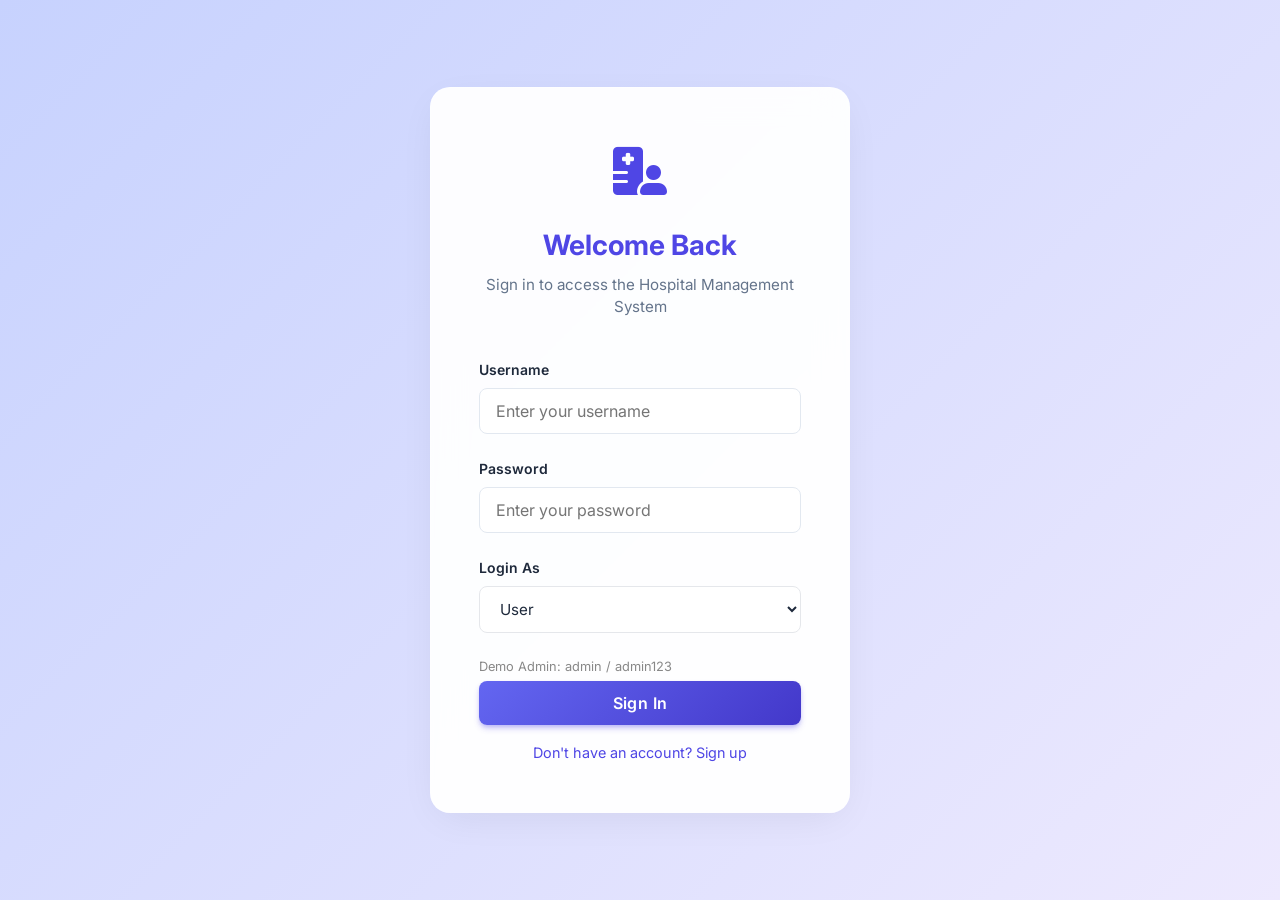
<file: index.html>
<!DOCTYPE html>
<html lang="en">

<head>
    <meta charset="UTF-8">
    <meta name="viewport" content="width=device-width, initial-scale=1.0">
    <title>Login - Modern HMS</title>
    <link href="https://fonts.googleapis.com/css2?family=Inter:wght@400;500;600;700&display=swap" rel="stylesheet">
    <link rel="stylesheet" href="https://cdnjs.cloudflare.com/ajax/libs/font-awesome/6.0.0/css/all.min.css">
    <link rel="stylesheet" href="css/style.css">
</head>

<body>
    <div class="auth-container">
        <div class="auth-card">
            <div style="font-size: 3rem; color: var(--primary-color); margin-bottom: 1rem;">
                <i class="fas fa-hospital-user"></i>
            </div>
            <h1>Welcome Back</h1>
            <p>Sign in to access the Hospital Management System</p>
            <form id="loginForm">
                <div class="form-group">
                    <label for="username">Username</label>
                    <input type="text" id="username" placeholder="Enter your username" required>
                </div>
                <div class="form-group">
                    <label for="password">Password</label>
                    <input type="password" id="password" placeholder="Enter your password" required>
                </div>
                <div class="form-group">
                    <label for="login_role">Login As</label>
                    <select id="login_role" style="width: 100%; padding: 0.75rem 1rem; border: 1px solid #e5e7eb; border-radius: 8px; font-family: 'Inter', sans-serif; font-size: 0.95rem; outline: none; background: white;">
                        <option value="user">User</option>
                        <option value="admin">Admin</option>
                    </select>
                </div>
                <!-- Adding a note for the demo -->
                <p style="font-size: 0.8rem; color: #888; text-align: left; margin-bottom: 5px;">Demo Admin: admin /
                    admin123</p>
                <button type="submit" class="btn btn-primary" style="width: 100%;">Sign In</button>
                <div style="text-align: center; margin-top: 15px;">
                    <a href="signup.html" style="font-size: 0.9rem; color: var(--primary-color); text-decoration: none;">Don't have an account? Sign up</a>
                </div>
            </form>

            <div id="authError"
                style="color: var(--danger-color); margin-top: 1rem; font-size: 0.875rem; display: none;"></div>
        </div>
    </div>

    <script src="js/api.js"></script>
    <script>
        // Check if already logged in
        api.checkAuth().then(res => {
            if (res.status === 'success') {
                if (res.user && res.user.role === 'admin') {
                    window.location.href = 'admin_dashboard.html';
                } else {
                    window.location.href = 'dashboard.html';
                }
            }
        });

        const loginForm = document.getElementById('loginForm');
        const errorDiv = document.getElementById('authError');

        loginForm.addEventListener('submit', async (e) => {
            e.preventDefault();
            const username = document.getElementById('username').value;
            const password = document.getElementById('password').value;
            const selectedRole = document.getElementById('login_role').value;

            try {
                const res = await api.login(username, password);
                if (res.status === 'success') {
                    if (selectedRole === 'admin' && res.role !== 'admin') {
                        errorDiv.textContent = 'Access denied. Administrator privileges required.';
                        errorDiv.style.display = 'block';
                        return;
                    }
                    
                    if (selectedRole === 'admin') {
                        window.location.href = 'admin_dashboard.html';
                    } else {
                        window.location.href = 'dashboard.html';
                    }
                } else {
                    errorDiv.textContent = res.message;
                    errorDiv.style.display = 'block';
                }
            } catch (err) {
                errorDiv.textContent = 'Connection error. Please try again later.';
                errorDiv.style.display = 'block';
            }
        });
    </script>
</body>

</html>
</file>
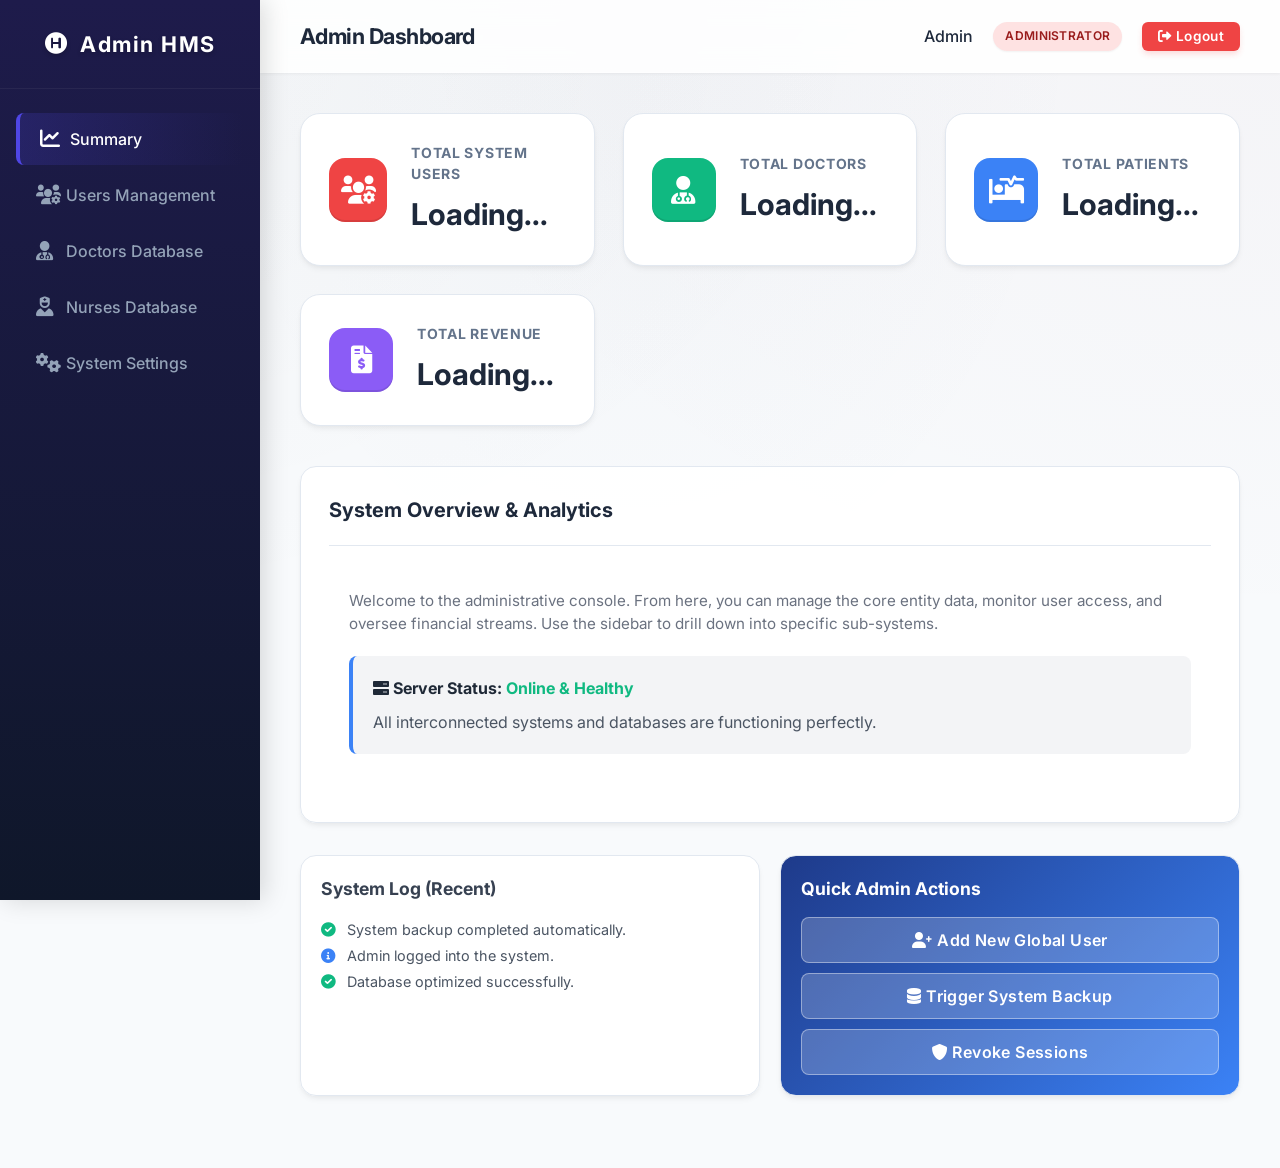
<file: admin_dashboard.html>
<!DOCTYPE html>
<html lang="en">
<head>
    <meta charset="UTF-8">
    <meta name="viewport" content="width=device-width, initial-scale=1.0">
    <title>Admin Dashboard - Modern HMS</title>
    <link href="https://fonts.googleapis.com/css2?family=Inter:wght@400;500;600;700&display=swap" rel="stylesheet">
    <link rel="stylesheet" href="https://cdnjs.cloudflare.com/ajax/libs/font-awesome/6.0.0/css/all.min.css">
    <link rel="stylesheet" href="css/style.css">
</head>
<body>
    <!-- Sidebar -->
    <aside class="sidebar">
        <div class="sidebar-header">
            <i class="fas fa-hospital-symbol"></i> Admin HMS
        </div>
        <ul class="sidebar-menu">
            <li><a href="admin_dashboard.html" class="active"><i class="fas fa-chart-line"></i> Summary</a></li>
            <li><a href="#"><i class="fas fa-users-cog"></i> Users Management</a></li>
            <li><a href="#"><i class="fas fa-user-md"></i> Doctors Database</a></li>
            <li><a href="nurses.html"><i class="fas fa-user-nurse"></i> Nurses Database</a></li>
            <li><a href="#"><i class="fas fa-cogs"></i> System Settings</a></li>
        </ul>
    </aside>

    <!-- Main Content -->
    <main class="main-content">
        <header class="header">
            <div class="page-title">Admin Dashboard</div>
            <div class="user-info">
                <span id="userNameDisplay">Admin</span>
                <span class="badge bg-danger" id="userRoleDisplay">Administrator</span>
                <button id="logoutBtn" class="btn btn-danger btn-sm"><i class="fas fa-sign-out-alt"></i> Logout</button>
            </div>
        </header>

        <section class="content-area">
            <div class="stats-grid">
                <div class="stat-card">
                    <div class="stat-icon" style="background: #ef4444;"><i class="fas fa-users-cog"></i></div>
                    <div class="stat-info">
                        <h3>Total System Users</h3>
                        <p id="totalUsers">Loading...</p>
                    </div>
                </div>
                <div class="stat-card">
                    <div class="stat-icon" style="background: #10b981;"><i class="fas fa-user-md"></i></div>
                    <div class="stat-info">
                        <h3>Total Doctors</h3>
                        <p id="totalDoctors">Loading...</p>
                    </div>
                </div>
                <div class="stat-card">
                    <div class="stat-icon" style="background: #3b82f6;"><i class="fas fa-procedures"></i></div>
                    <div class="stat-info">
                        <h3>Total Patients</h3>
                        <p id="totalPatients">Loading...</p>
                    </div>
                </div>
                <div class="stat-card">
                    <div class="stat-icon" style="background: #8b5cf6;"><i class="fas fa-file-invoice-dollar"></i></div>
                    <div class="stat-info">
                        <h3>Total Revenue</h3>
                        <p id="totalRevenue">Loading...</p>
                    </div>
                </div>
            </div>

            <div class="card" style="margin-top: 20px;">
                <div class="card-header">
                    <h2>System Overview & Analytics</h2>
                </div>
                <div style="padding: 20px;">
                    <p style="color: #6b7280; font-size: 0.95rem; margin-bottom: 20px;">
                        Welcome to the administrative console. From here, you can manage the core entity data, monitor user access, and oversee financial streams. Use the sidebar to drill down into specific sub-systems.
                    </p>
                    <div style="background: #f3f4f6; border-radius: 8px; padding: 20px; border-left: 4px solid #3b82f6; margin-bottom: 20px;">
                        <h4 style="margin-bottom: 10px; color: #1f2937;"><i class="fas fa-server"></i> Server Status: <span style="color: #10b981;">Online & Healthy</span></h4>
                        <p style="margin: 0; color: #4b5563;">All interconnected systems and databases are functioning perfectly.</p>
                    </div>
                </div>
            </div>
            
            <div class="charts-grid" style="display: grid; grid-template-columns: 1fr 1fr; gap: 20px; margin-top: 20px;">
                <div class="card" style="padding: 20px;">
                    <h3 style="margin-bottom: 15px; font-size: 1.1rem; color: #374151;">System Log (Recent)</h3>
                    <ul style="list-style: none; padding: 0; font-size: 0.9rem; color: #4b5563; line-height: 1.8;">
                        <li><i class="fas fa-check-circle" style="color: #10b981; margin-right: 8px;"></i> System backup completed automatically.</li>
                        <li><i class="fas fa-info-circle" style="color: #3b82f6; margin-right: 8px;"></i> Admin logged into the system.</li>
                        <li><i class="fas fa-check-circle" style="color: #10b981; margin-right: 8px;"></i> Database optimized successfully.</li>
                    </ul>
                </div>
                <div class="card" style="padding: 20px; background: linear-gradient(135deg, #1e3a8a, #3b82f6); color: white;">
                    <h3 style="margin-bottom: 15px; font-size: 1.1rem; color: white;">Quick Admin Actions</h3>
                    <button class="btn" style="background: rgba(255,255,255,0.2); color: white; width: 100%; margin-bottom: 10px; border: 1px solid rgba(255,255,255,0.4);">
                        <i class="fas fa-user-plus"></i> Add New Global User
                    </button>
                    <button class="btn" style="background: rgba(255,255,255,0.2); color: white; width: 100%; margin-bottom: 10px; border: 1px solid rgba(255,255,255,0.4);">
                        <i class="fas fa-database"></i> Trigger System Backup
                    </button>
                    <button class="btn" style="background: rgba(255,255,255,0.2); color: white; width: 100%; border: 1px solid rgba(255,255,255,0.4);">
                        <i class="fas fa-shield-alt"></i> Revoke Sessions
                    </button>
                </div>
            </div>

        </section>
    </main>

    <script src="js/api.js"></script>
    <script src="js/main.js"></script>
    <script>
        document.addEventListener('DOMContentLoaded', async () => {
            try {
                // Fetch stats from existing APIs where possible to populate fields
                
                // Active Patients
                const patients = await api.get('patients');
                if(patients && Array.isArray(patients)) {
                    document.getElementById('totalPatients').textContent = patients.length;
                } else {
                    document.getElementById('totalPatients').textContent = '0';
                }

                // Active Doctors
                const doctors = await api.get('doctors');
                if(doctors && Array.isArray(doctors)) {
                    document.getElementById('totalDoctors').textContent = doctors.length;
                } else {
                    document.getElementById('totalDoctors').textContent = '0';
                }

                // Total Revenue
                const billing = await api.get('billing');
                let totalRev = 0;
                if(billing && Array.isArray(billing)) {
                    billing.forEach(b => {
                        if (b.status === 'paid') {
                            totalRev += parseFloat(b.amount || 0);
                        }
                    });
                }
                document.getElementById('totalRevenue').textContent = '$' + totalRev.toFixed(2);
                
                // Hardcode active users for UI demonstration
                document.getElementById('totalUsers').textContent = '14';

            } catch (err) {
                console.error("Admin Dashboard error:", err);
            }
        });
    </script>
</body>
</html>
</file>
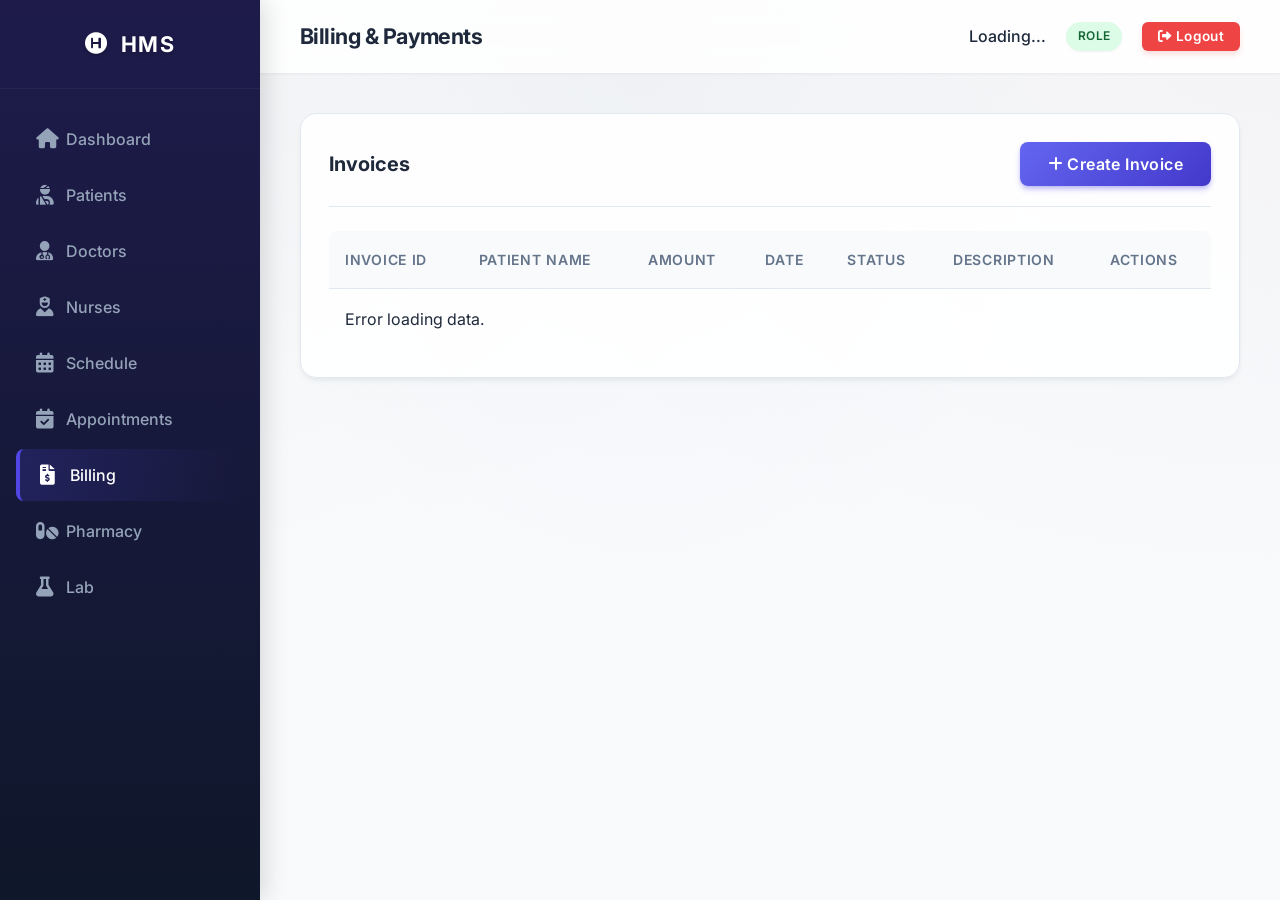
<file: billing.html>
<!DOCTYPE html>
<html lang="en">
<head>
    <meta charset="UTF-8">
    <meta name="viewport" content="width=device-width, initial-scale=1.0">
    <title>Billing - Modern HMS</title>
    <link href="https://fonts.googleapis.com/css2?family=Inter:wght@400;500;600;700&display=swap" rel="stylesheet">
    <link rel="stylesheet" href="https://cdnjs.cloudflare.com/ajax/libs/font-awesome/6.0.0/css/all.min.css">
    <link rel="stylesheet" href="css/style.css">
</head>
<body>
    <aside class="sidebar">
        <div class="sidebar-header">
            <i class="fas fa-hospital-symbol"></i> HMS
        </div>
        <ul class="sidebar-menu">
            <li><a href="dashboard.html"><i class="fas fa-home"></i> Dashboard</a></li>
            <li><a href="patients.html"><i class="fas fa-user-injured"></i> Patients</a></li>
            <li><a href="doctors.html"><i class="fas fa-user-md"></i> Doctors</a></li>
            <li><a href="nurses.html"><i class="fas fa-user-nurse"></i> Nurses</a></li>
            <li><a href="schedule.html"><i class="fas fa-calendar-alt"></i> Schedule</a></li>
            <li><a href="appointments.html"><i class="fas fa-calendar-check"></i> Appointments</a></li>
            <li><a href="billing.html" class="active"><i class="fas fa-file-invoice-dollar"></i> Billing</a></li>
            <li><a href="pharmacy.html"><i class="fas fa-pills"></i> Pharmacy</a></li>
            <li><a href="lab.html"><i class="fas fa-flask"></i> Lab</a></li>
        </ul>
    </aside>

    <main class="main-content">
        <header class="header">
            <div class="page-title">Billing & Payments</div>
            <div class="user-info">
                <span id="userNameDisplay">Loading...</span>
                <span class="badge bg-success" id="userRoleDisplay">Role</span>
                <button id="logoutBtn" class="btn btn-danger btn-sm"><i class="fas fa-sign-out-alt"></i> Logout</button>
            </div>
        </header>

        <section class="content-area">
            <div class="card">
                <div class="card-header">
                    <h2>Invoices</h2>
                    <button class="btn btn-primary" onclick="openBillingModal()"><i class="fas fa-plus"></i> Create Invoice</button>
                </div>
                <div class="table-responsive">
                    <table id="billingTable">
                        <thead>
                            <tr>
                                <th>Invoice ID</th>
                                <th>Patient Name</th>
                                <th>Amount</th>
                                <th>Date</th>
                                <th>Status</th>
                                <th>Description</th>
                                <th>Actions</th>
                            </tr>
                        </thead>
                        <tbody>
                            <tr><td colspan="7">Loading...</td></tr>
                        </tbody>
                    </table>
                </div>
            </div>
        </section>
    </main>

    <!-- Modal -->
    <div class="modal" id="billingModal">
        <div class="modal-content">
            <div class="modal-header">
                <h2>Create Invoice</h2>
                <button class="close-btn" onclick="hideModal('billingModal')">&times;</button>
            </div>
            <form id="billingForm">
                <input type="hidden" name="id">
                <div class="form-group">
                    <label>Patient</label>
                    <select name="patient_id" id="patientSelect" required></select>
                </div>
                <div class="form-group">
                    <label>Amount (Rs)</label>
                    <input type="number" step="0.01" name="amount" required>
                </div>
                <div class="form-group">
                    <label>Date</label>
                    <input type="date" name="date" required>
                </div>
                <div class="form-group">
                    <label>Status</label>
                    <select name="status" required>
                        <option value="unpaid">Unpaid</option>
                        <option value="paid">Paid</option>
                        <option value="partial">Partial</option>
                    </select>
                </div>
                <div class="form-group">
                    <label>Description</label>
                    <textarea name="description" rows="2"></textarea>
                </div>
                <button type="submit" class="btn btn-primary" style="width:100%">Save Invoice</button>
            </form>
        </div>
    </div>

    <!-- Status Change Modal -->
    <div class="modal" id="statusModal">
        <div class="modal-content">
            <div class="modal-header">
                <h2>Update Status</h2>
                <button class="close-btn" onclick="hideModal('statusModal')">&times;</button>
            </div>
            <form id="statusForm">
                <input type="hidden" name="id" id="statusId">
                <div class="form-group">
                    <label>Status</label>
                    <select name="status" required>
                        <option value="unpaid">Unpaid</option>
                        <option value="paid">Paid</option>
                        <option value="partial">Partial</option>
                    </select>
                </div>
                <button type="submit" class="btn btn-primary" style="width:100%">Update Status</button>
            </form>
        </div>
    </div>

    <script src="js/api.js"></script>
    <script src="js/main.js"></script>
    <script>
        let patientsData = [];

        async function loadBilling() {
            try {
                // Fetch patients for dropdown
                patientsData = await api.get('patients');
                
                const data = await api.get('billing');
                const tbody = document.querySelector('#billingTable tbody');
                tbody.innerHTML = '';
                if(data && data.length > 0 && Array.isArray(data)) {
                    data.forEach(d => {
                        const tr = document.createElement('tr');
                        const statusClass = d.status === 'paid' ? 'bg-success' : (d.status === 'unpaid' ? 'bg-danger' : 'bg-warning');
                        tr.innerHTML = `
                            <td>INV-${d.id}</td>
                            <td>${d.patient_name || d.patient_id}</td>
                            <td>Rs ${d.amount}</td>
                            <td>${d.date}</td>
                            <td><span class="badge ${statusClass}">${d.status.toUpperCase()}</span></td>
                            <td>${d.description || 'N/A'}</td>
                            <td>
                                <button class="btn btn-sm btn-primary" onclick="updateStatus(${d.id})"><i class="fas fa-check"></i> Status</button>
                                <button class="btn btn-sm btn-danger" onclick="deleteItem('billing', ${d.id}, loadBilling)"><i class="fas fa-trash"></i></button>
                            </td>
                        `;
                        tbody.appendChild(tr);
                    });
                } else {
                    tbody.innerHTML = '<tr><td colspan="7">No invoices found</td></tr>';
                }
            } catch (err) {
                console.error(err);
                document.querySelector('#billingTable tbody').innerHTML = '<tr><td colspan="7">Error loading data.</td></tr>';
            }
        }

        function openBillingModal() {
            const select = document.getElementById('patientSelect');
            select.innerHTML = '<option value="">Select Patient</option>';
            if(Array.isArray(patientsData)) {
                patientsData.forEach(p => {
                    select.innerHTML += `<option value="${p.id}">${p.first_name} ${p.last_name}</option>`;
                });
            }
            showModal('billingModal');
        }

        function updateStatus(id) {
            document.getElementById('statusId').value = id;
            showModal('statusModal');
        }

        document.getElementById('billingForm').addEventListener('submit', (e) => {
            handleFormSubmit(e, 'billing', loadBilling);
        });
        
        document.getElementById('statusForm').addEventListener('submit', (e) => {
            // Update uses PUT method
            handleFormSubmit(e, 'billing', loadBilling);
        });

        document.addEventListener('DOMContentLoaded', loadBilling);
    </script>
</body>
</html>
</file>
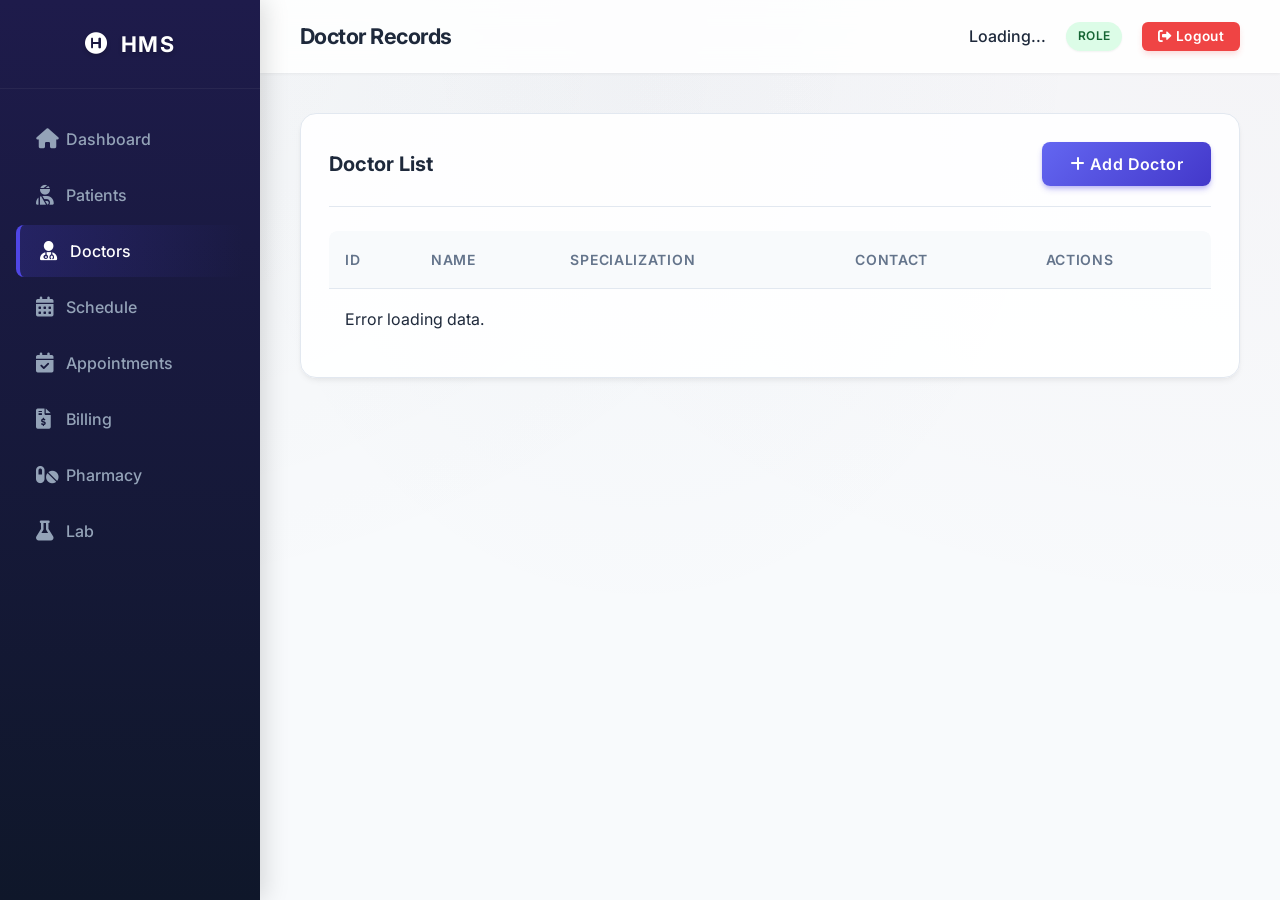
<file: doctors.html>
<!DOCTYPE html>
<html lang="en">
<head>
    <meta charset="UTF-8">
    <meta name="viewport" content="width=device-width, initial-scale=1.0">
    <title>Doctors - Modern HMS</title>
    <link href="https://fonts.googleapis.com/css2?family=Inter:wght@400;500;600;700&display=swap" rel="stylesheet">
    <link rel="stylesheet" href="https://cdnjs.cloudflare.com/ajax/libs/font-awesome/6.0.0/css/all.min.css">
    <link rel="stylesheet" href="css/style.css">
</head>
<body>
    <aside class="sidebar">
        <div class="sidebar-header">
            <i class="fas fa-hospital-symbol"></i> HMS
        </div>
        <ul class="sidebar-menu">
            <li><a href="dashboard.html"><i class="fas fa-home"></i> Dashboard</a></li>
            <li><a href="patients.html"><i class="fas fa-user-injured"></i> Patients</a></li>
            <li><a href="doctors.html" class="active"><i class="fas fa-user-md"></i> Doctors</a></li>
            <li><a href="schedule.html"><i class="fas fa-calendar-alt"></i> Schedule</a></li>
            <li><a href="appointments.html"><i class="fas fa-calendar-check"></i> Appointments</a></li>
            <li><a href="billing.html"><i class="fas fa-file-invoice-dollar"></i> Billing</a></li>
            <li><a href="pharmacy.html"><i class="fas fa-pills"></i> Pharmacy</a></li>
            <li><a href="lab.html"><i class="fas fa-flask"></i> Lab</a></li>
        </ul>
    </aside>

    <main class="main-content">
        <header class="header">
            <div class="page-title">Doctor Records</div>
            <div class="user-info">
                <span id="userNameDisplay">Loading...</span>
                <span class="badge bg-success" id="userRoleDisplay">Role</span>
                <button id="logoutBtn" class="btn btn-danger btn-sm"><i class="fas fa-sign-out-alt"></i> Logout</button>
            </div>
        </header>

        <section class="content-area">
            <div class="card">
                <div class="card-header">
                    <h2>Doctor List</h2>
                    <button class="btn btn-primary" onclick="showModal('doctorModal')"><i class="fas fa-plus"></i> Add Doctor</button>
                </div>
                <div class="table-responsive">
                    <table id="doctorsTable">
                        <thead>
                            <tr>
                                <th>ID</th>
                                <th>Name</th>
                                <th>Specialization</th>
                                <th>Contact</th>
                                <th>Actions</th>
                            </tr>
                        </thead>
                        <tbody>
                            <tr><td colspan="5">Loading...</td></tr>
                        </tbody>
                    </table>
                </div>
            </div>
        </section>
    </main>

    <!-- Modal -->
    <div class="modal" id="doctorModal">
        <div class="modal-content">
            <div class="modal-header">
                <h2>Add/Edit Doctor</h2>
                <button class="close-btn" onclick="hideModal('doctorModal')">&times;</button>
            </div>
            <form id="doctorForm">
                <input type="hidden" name="id">
                <div class="form-group">
                    <label>First Name</label>
                    <input type="text" name="first_name" required>
                </div>
                <div class="form-group">
                    <label>Last Name</label>
                    <input type="text" name="last_name" required>
                </div>
                <div class="form-group">
                    <label>Specialization</label>
                    <input type="text" name="specialization" required>
                </div>
                <div class="form-group">
                    <label>Contact Number</label>
                    <input type="text" name="contact">
                </div>
                <div class="form-group">
                    <label>Email</label>
                    <input type="email" name="email">
                </div>
                <button type="submit" class="btn btn-primary" style="width:100%">Save Doctor</button>
            </form>
        </div>
    </div>

    <script src="js/api.js"></script>
    <script src="js/main.js"></script>
    <script>
        async function loadDoctors() {
            try {
                const data = await api.get('doctors');
                const tbody = document.querySelector('#doctorsTable tbody');
                tbody.innerHTML = '';
                if(data && data.length > 0 && Array.isArray(data)) {
                    data.forEach(d => {
                        const tr = document.createElement('tr');
                        const pJson = JSON.stringify(d).replace(/'/g, "&apos;").replace(/"/g, "&quot;");
                        tr.innerHTML = `
                            <td>#${d.id}</td>
                            <td>Dr. ${d.first_name} ${d.last_name}</td>
                            <td><span class="badge bg-success">${d.specialization}</span></td>
                            <td>${d.contact || 'N/A'}</td>
                            <td>
                                <button class="btn btn-sm btn-primary" onclick="editDoctor('${pJson}')"><i class="fas fa-edit"></i></button>
                                <button class="btn btn-sm btn-danger" onclick="deleteItem('doctors', ${d.id}, loadDoctors)"><i class="fas fa-trash"></i></button>
                            </td>
                        `;
                        tbody.appendChild(tr);
                    });
                } else {
                    tbody.innerHTML = '<tr><td colspan="5">No doctors found</td></tr>';
                }
            } catch (err) {
                console.error(err);
                document.querySelector('#doctorsTable tbody').innerHTML = '<tr><td colspan="5">Error loading data.</td></tr>';
            }
        }

        function editDoctor(dataStr) {
            const data = JSON.parse(dataStr);
            populateForm('doctorForm', data);
            showModal('doctorModal');
        }

        document.getElementById('doctorForm').addEventListener('submit', (e) => {
            handleFormSubmit(e, 'doctors', loadDoctors);
        });

        document.addEventListener('DOMContentLoaded', loadDoctors);
    </script>
</body>
</html>
</file>
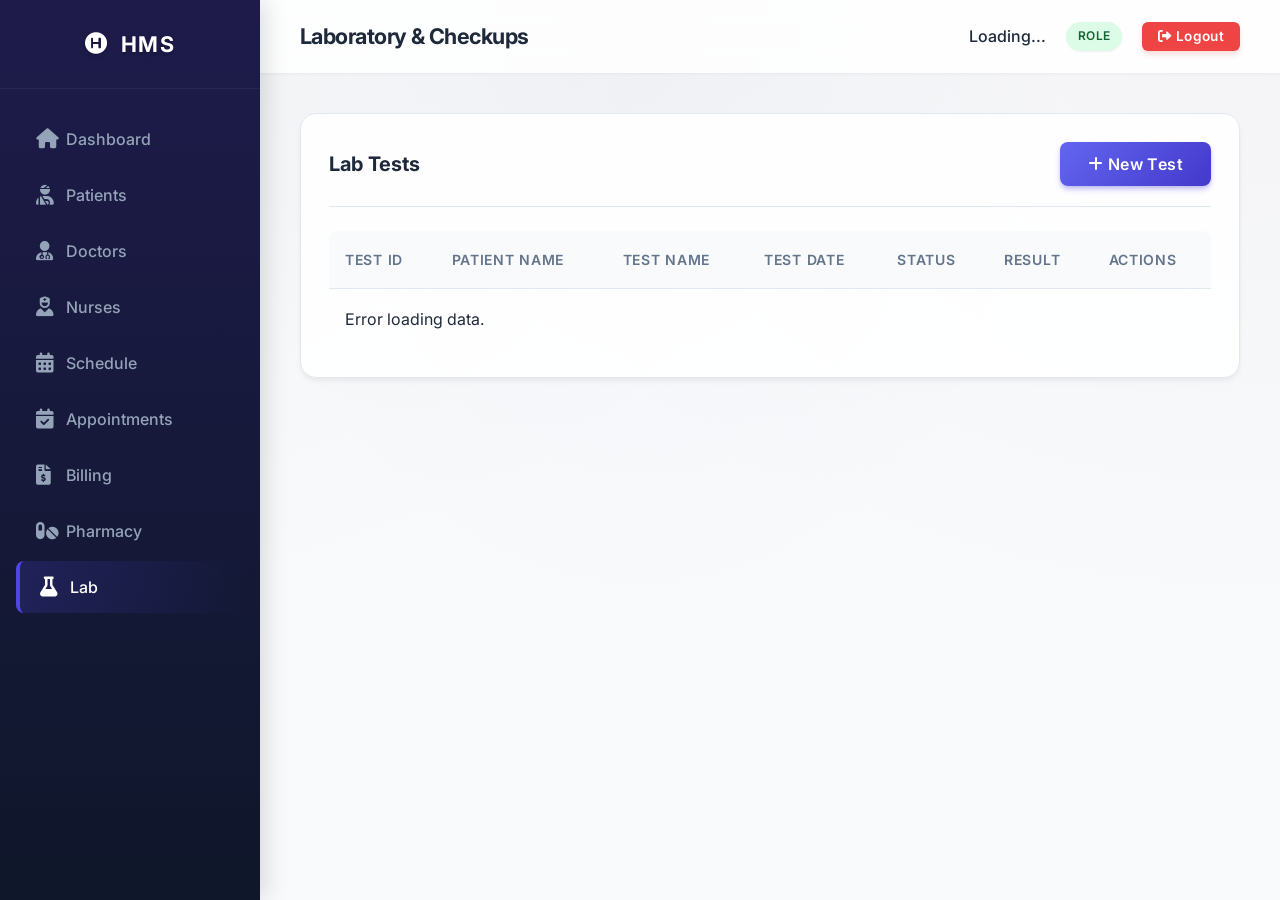
<file: lab.html>
<!DOCTYPE html>
<html lang="en">
<head>
    <meta charset="UTF-8">
    <meta name="viewport" content="width=device-width, initial-scale=1.0">
    <title>Lab Checkups - Modern HMS</title>
    <link href="https://fonts.googleapis.com/css2?family=Inter:wght@400;500;600;700&display=swap" rel="stylesheet">
    <link rel="stylesheet" href="https://cdnjs.cloudflare.com/ajax/libs/font-awesome/6.0.0/css/all.min.css">
    <link rel="stylesheet" href="css/style.css">
</head>
<body>
    <aside class="sidebar">
        <div class="sidebar-header">
            <i class="fas fa-hospital-symbol"></i> HMS
        </div>
        <ul class="sidebar-menu">
            <li><a href="dashboard.html"><i class="fas fa-home"></i> Dashboard</a></li>
            <li><a href="patients.html"><i class="fas fa-user-injured"></i> Patients</a></li>
            <li><a href="doctors.html"><i class="fas fa-user-md"></i> Doctors</a></li>
            <li><a href="nurses.html"><i class="fas fa-user-nurse"></i> Nurses</a></li>
            <li><a href="schedule.html"><i class="fas fa-calendar-alt"></i> Schedule</a></li>
            <li><a href="appointments.html"><i class="fas fa-calendar-check"></i> Appointments</a></li>
            <li><a href="billing.html"><i class="fas fa-file-invoice-dollar"></i> Billing</a></li>
            <li><a href="pharmacy.html"><i class="fas fa-pills"></i> Pharmacy</a></li>
            <li><a href="lab.html" class="active"><i class="fas fa-flask"></i> Lab</a></li>
        </ul>
    </aside>

    <main class="main-content">
        <header class="header">
            <div class="page-title">Laboratory & Checkups</div>
            <div class="user-info">
                <span id="userNameDisplay">Loading...</span>
                <span class="badge bg-success" id="userRoleDisplay">Role</span>
                <button id="logoutBtn" class="btn btn-danger btn-sm"><i class="fas fa-sign-out-alt"></i> Logout</button>
            </div>
        </header>

        <section class="content-area">
            <div class="card">
                <div class="card-header">
                    <h2>Lab Tests</h2>
                    <button class="btn btn-primary" onclick="openLabModal()"><i class="fas fa-plus"></i> New Test</button>
                </div>
                <div class="table-responsive">
                    <table id="labTable">
                        <thead>
                            <tr>
                                <th>Test ID</th>
                                <th>Patient Name</th>
                                <th>Test Name</th>
                                <th>Test Date</th>
                                <th>Status</th>
                                <th>Result</th>
                                <th>Actions</th>
                            </tr>
                        </thead>
                        <tbody>
                            <tr><td colspan="7">Loading...</td></tr>
                        </tbody>
                    </table>
                </div>
            </div>
        </section>
    </main>

    <!-- Modal Add -->
    <div class="modal" id="labModal">
        <div class="modal-content">
            <div class="modal-header">
                <h2>Request Lab Test</h2>
                <button class="close-btn" onclick="hideModal('labModal')">&times;</button>
            </div>
            <form id="labForm">
                <div class="form-group">
                    <label>Patient</label>
                    <select name="patient_id" id="labPatientSelect" required></select>
                </div>
                <div class="form-group">
                    <label>Test Name</label>
                    <input type="text" name="test_name" required>
                </div>
                <div class="form-group">
                    <label>Test Date</label>
                    <input type="date" name="test_date" required>
                </div>
                <button type="submit" class="btn btn-primary" style="width:100%">Save Test Request</button>
            </form>
        </div>
    </div>

    <!-- Modal Update Result -->
    <div class="modal" id="resultModal">
        <div class="modal-content">
            <div class="modal-header">
                <h2>Update Lab Result</h2>
                <button class="close-btn" onclick="hideModal('resultModal')">&times;</button>
            </div>
            <form id="resultForm">
                <input type="hidden" name="id" id="resultId">
                <div class="form-group">
                    <label>Status</label>
                    <select name="status" required>
                        <option value="pending">Pending</option>
                        <option value="completed">Completed</option>
                    </select>
                </div>
                <div class="form-group">
                    <label>Result Summary</label>
                    <textarea name="result" rows="4"></textarea>
                </div>
                <button type="submit" class="btn btn-primary" style="width:100%">Update Result</button>
            </form>
        </div>
    </div>

    <script src="js/api.js"></script>
    <script src="js/main.js"></script>
    <script>
        let patientsDataLab = [];

        async function loadLabTests() {
            try {
                // Fetch patients for dropdown
                patientsDataLab = await api.get('patients');
                
                const data = await api.get('lab');
                const tbody = document.querySelector('#labTable tbody');
                tbody.innerHTML = '';
                if(data && data.length > 0 && Array.isArray(data)) {
                    data.forEach(d => {
                        const tr = document.createElement('tr');
                        const statusClass = d.status === 'completed' ? 'bg-success' : 'bg-warning';
                        tr.innerHTML = `
                            <td>LAB-${d.id}</td>
                            <td>${d.patient_name || d.patient_id}</td>
                            <td>${d.test_name}</td>
                            <td>${d.test_date}</td>
                            <td><span class="badge ${statusClass}">${d.status.toUpperCase()}</span></td>
                            <td>${d.result ? d.result.substring(0,20)+'...' : 'N/A'}</td>
                            <td>
                                <button class="btn btn-sm btn-primary" onclick="updateResult(${d.id})"><i class="fas fa-microscope"></i> Result</button>
                                <button class="btn btn-sm btn-danger" onclick="deleteItem('lab', ${d.id}, loadLabTests)"><i class="fas fa-trash"></i></button>
                            </td>
                        `;
                        tbody.appendChild(tr);
                    });
                } else {
                    tbody.innerHTML = '<tr><td colspan="7">No lab tests found</td></tr>';
                }
            } catch (err) {
                console.error(err);
                document.querySelector('#labTable tbody').innerHTML = '<tr><td colspan="7">Error loading data.</td></tr>';
            }
        }

        function openLabModal() {
            const select = document.getElementById('labPatientSelect');
            select.innerHTML = '<option value="">Select Patient</option>';
            if(Array.isArray(patientsDataLab)) {
                patientsDataLab.forEach(p => {
                    select.innerHTML += `<option value="${p.id}">${p.first_name} ${p.last_name}</option>`;
                });
            }
            showModal('labModal');
        }

        function updateResult(id) {
            document.getElementById('resultId').value = id;
            showModal('resultModal');
        }

        document.getElementById('labForm').addEventListener('submit', (e) => {
            handleFormSubmit(e, 'lab', loadLabTests);
        });
        
        document.getElementById('resultForm').addEventListener('submit', (e) => {
            handleFormSubmit(e, 'lab', loadLabTests);
        });

        document.addEventListener('DOMContentLoaded', loadLabTests);
    </script>
</body>
</html>
</file>
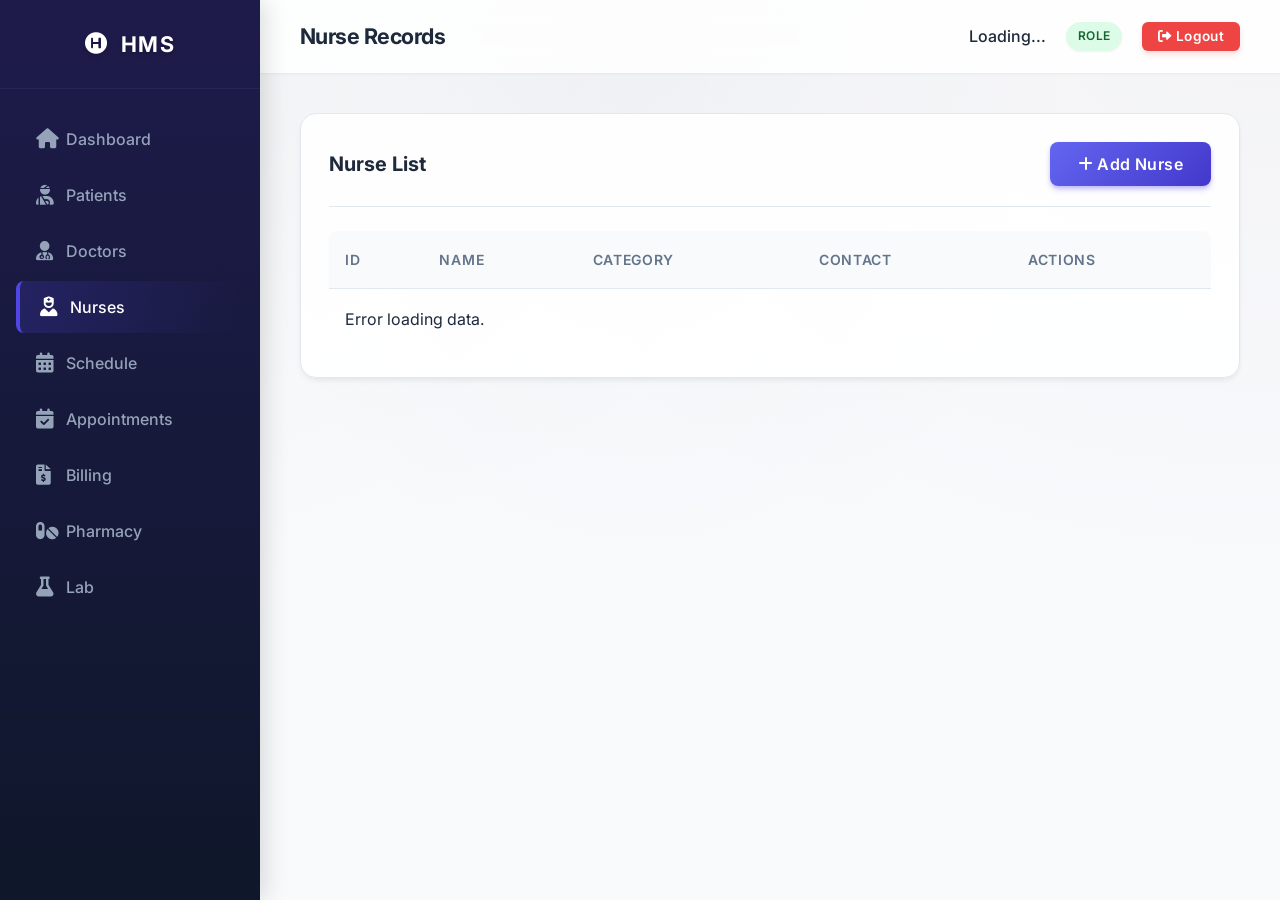
<file: nurses.html>
<!DOCTYPE html>
<html lang="en">
<head>
    <meta charset="UTF-8">
    <meta name="viewport" content="width=device-width, initial-scale=1.0">
    <title>Nurses - Modern HMS</title>
    <link href="https://fonts.googleapis.com/css2?family=Inter:wght@400;500;600;700&display=swap" rel="stylesheet">
    <link rel="stylesheet" href="https://cdnjs.cloudflare.com/ajax/libs/font-awesome/6.0.0/css/all.min.css">
    <link rel="stylesheet" href="css/style.css">
</head>
<body>
    <aside class="sidebar">
        <div class="sidebar-header">
            <i class="fas fa-hospital-symbol"></i> HMS
        </div>
        <ul class="sidebar-menu">
            <li><a href="dashboard.html"><i class="fas fa-home"></i> Dashboard</a></li>
            <li><a href="patients.html"><i class="fas fa-user-injured"></i> Patients</a></li>
            <li><a href="doctors.html"><i class="fas fa-user-md"></i> Doctors</a></li>
            <li><a href="nurses.html" class="active"><i class="fas fa-user-nurse"></i> Nurses</a></li>
            <li><a href="schedule.html"><i class="fas fa-calendar-alt"></i> Schedule</a></li>
            <li><a href="appointments.html"><i class="fas fa-calendar-check"></i> Appointments</a></li>
            <li><a href="billing.html"><i class="fas fa-file-invoice-dollar"></i> Billing</a></li>
            <li><a href="pharmacy.html"><i class="fas fa-pills"></i> Pharmacy</a></li>
            <li><a href="lab.html"><i class="fas fa-flask"></i> Lab</a></li>
        </ul>
    </aside>

    <main class="main-content">
        <header class="header">
            <div class="page-title">Nurse Records</div>
            <div class="user-info">
                <span id="userNameDisplay">Loading...</span>
                <span class="badge bg-success" id="userRoleDisplay">Role</span>
                <button id="logoutBtn" class="btn btn-danger btn-sm"><i class="fas fa-sign-out-alt"></i> Logout</button>
            </div>
        </header>

        <section class="content-area">
            <div class="card">
                <div class="card-header">
                    <h2>Nurse List</h2>
                    <button class="btn btn-primary" onclick="showModal('nurseModal')"><i class="fas fa-plus"></i> Add Nurse</button>
                </div>
                <div class="table-responsive">
                    <table id="nursesTable">
                        <thead>
                            <tr>
                                <th>ID</th>
                                <th>Name</th>
                                <th>Category</th>
                                <th>Contact</th>
                                <th>Actions</th>
                            </tr>
                        </thead>
                        <tbody>
                            <tr><td colspan="5">Loading...</td></tr>
                        </tbody>
                    </table>
                </div>
            </div>
        </section>
    </main>

    <!-- Modal -->
    <div class="modal" id="nurseModal">
        <div class="modal-content">
            <div class="modal-header">
                <h2>Add/Edit Nurse</h2>
                <button class="close-btn" onclick="hideModal('nurseModal')">&times;</button>
            </div>
            <form id="nurseForm">
                <input type="hidden" name="id">
                <div class="form-group">
                    <label>First Name</label>
                    <input type="text" name="first_name" required>
                </div>
                <div class="form-group">
                    <label>Last Name</label>
                    <input type="text" name="last_name" required>
                </div>
                <div class="form-group">
                    <label>Category</label>
                    <select name="category" required style="width: 100%; padding: 0.75rem 1rem; border: 1px solid #e5e7eb; border-radius: 8px; font-family: 'Inter', sans-serif;">
                        <option value="General">General</option>
                        <option value="ER">ER</option>
                        <option value="ICU">ICU</option>
                        <option value="Pediatric">Pediatric</option>
                        <option value="OR">OR</option>
                    </select>
                </div>
                <div class="form-group">
                    <label>Contact Number</label>
                    <input type="text" name="contact">
                </div>
                <div class="form-group">
                    <label>Email</label>
                    <input type="email" name="email">
                </div>
                <button type="submit" class="btn btn-primary" style="width:100%">Save Nurse</button>
            </form>
        </div>
    </div>

    <script src="js/api.js"></script>
    <script src="js/main.js"></script>
    <script>
        async function loadNurses() {
            try {
                const data = await api.get('nurses');
                const tbody = document.querySelector('#nursesTable tbody');
                tbody.innerHTML = '';
                if(data && data.length > 0 && Array.isArray(data)) {
                    data.forEach(d => {
                        const tr = document.createElement('tr');
                        const pJson = JSON.stringify(d).replace(/'/g, "&apos;").replace(/"/g, "&quot;");
                        
                        let badgeColor = 'bg-primary';
                        if(d.category === 'ICU') badgeColor = 'bg-danger';
                        if(d.category === 'ER') badgeColor = 'bg-warning';
                        if(d.category === 'Pediatric') badgeColor = 'bg-success';

                        tr.innerHTML = `
                            <td>#${d.id}</td>
                            <td>Nurse ${d.first_name} ${d.last_name}</td>
                            <td><span class="badge ${badgeColor}">${d.category}</span></td>
                            <td>${d.contact || 'N/A'}</td>
                            <td>
                                <button class="btn btn-sm btn-primary" onclick="editNurse('${pJson}')"><i class="fas fa-edit"></i></button>
                                <button class="btn btn-sm btn-danger" onclick="deleteItem('nurses', ${d.id}, loadNurses)"><i class="fas fa-trash"></i></button>
                            </td>
                        `;
                        tbody.appendChild(tr);
                    });
                } else {
                    tbody.innerHTML = '<tr><td colspan="5">No nurses found</td></tr>';
                }
            } catch (err) {
                console.error(err);
                document.querySelector('#nursesTable tbody').innerHTML = '<tr><td colspan="5">Error loading data.</td></tr>';
            }
        }

        function editNurse(dataStr) {
            const data = JSON.parse(dataStr);
            populateForm('nurseForm', data);
            showModal('nurseModal');
        }

        document.getElementById('nurseForm').addEventListener('submit', (e) => {
            handleFormSubmit(e, 'nurses', loadNurses);
        });

        document.addEventListener('DOMContentLoaded', loadNurses);
    </script>
</body>
</html>
</file>
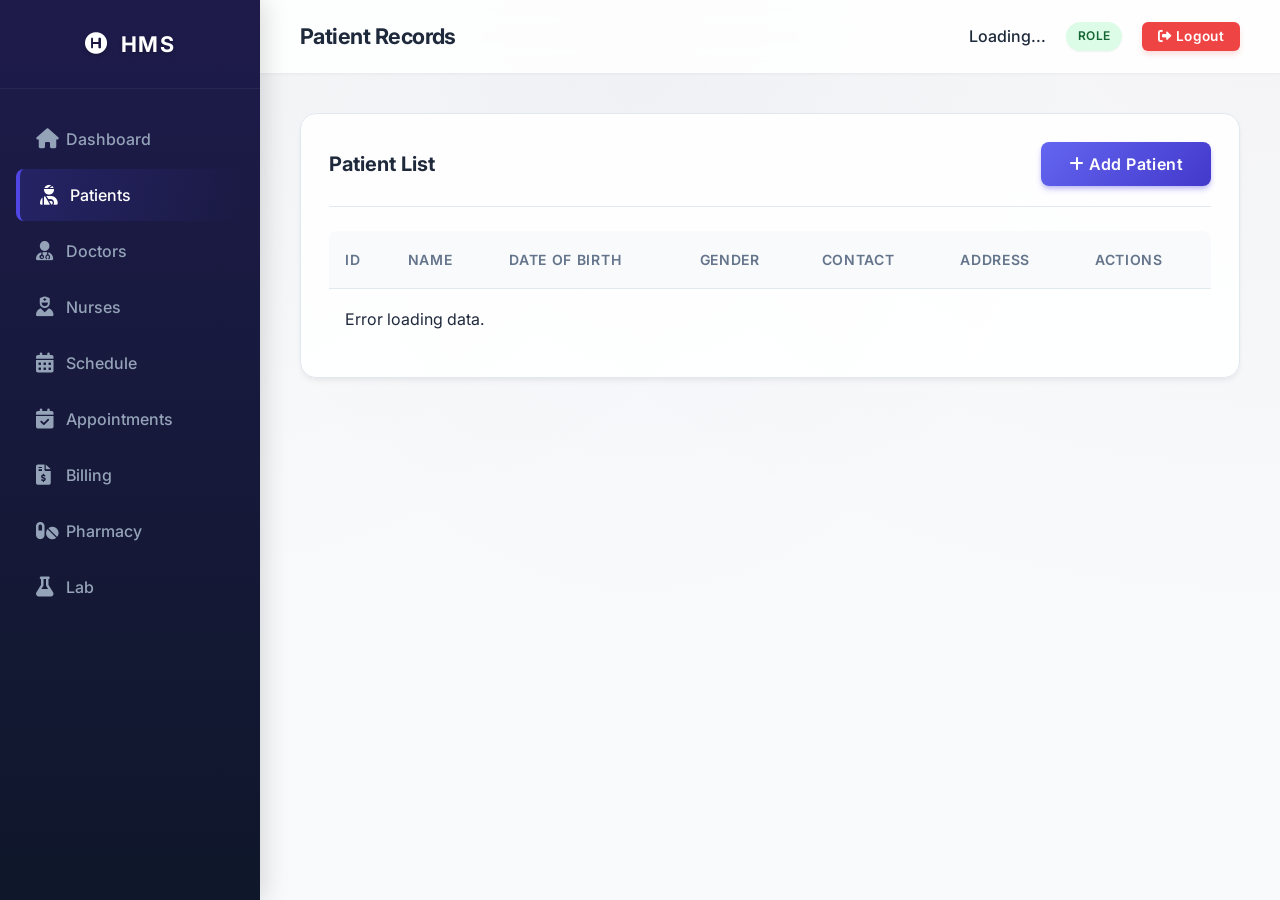
<file: patients.html>
<!DOCTYPE html>
<html lang="en">

<head>
    <meta charset="UTF-8">
    <meta name="viewport" content="width=device-width, initial-scale=1.0">
    <title>Patients - Modern HMS</title>
    <link href="https://fonts.googleapis.com/css2?family=Inter:wght@400;500;600;700&display=swap" rel="stylesheet">
    <link rel="stylesheet" href="https://cdnjs.cloudflare.com/ajax/libs/font-awesome/6.0.0/css/all.min.css">
    <link rel="stylesheet" href="css/style.css">
    <style>
        .bg-primary {
            background: #3b82f6;
            color: white;
        }
    </style>
</head>

<body>
    <!-- Sidebar -->
    <aside class="sidebar">
        <div class="sidebar-header">
            <i class="fas fa-hospital-symbol"></i> HMS
        </div>
        <ul class="sidebar-menu">
            <li><a href="dashboard.html"><i class="fas fa-home"></i> Dashboard</a></li>
            <li><a href="patients.html" class="active"><i class="fas fa-user-injured"></i> Patients</a></li>
            <li><a href="doctors.html"><i class="fas fa-user-md"></i> Doctors</a></li>
            <li><a href="nurses.html"><i class="fas fa-user-nurse"></i> Nurses</a></li>
            <li><a href="schedule.html"><i class="fas fa-calendar-alt"></i> Schedule</a></li>
            <li><a href="appointments.html"><i class="fas fa-calendar-check"></i> Appointments</a></li>
            <li><a href="billing.html"><i class="fas fa-file-invoice-dollar"></i> Billing</a></li>
            <li><a href="pharmacy.html"><i class="fas fa-pills"></i> Pharmacy</a></li>
            <li><a href="lab.html"><i class="fas fa-flask"></i> Lab</a></li>
        </ul>
    </aside>

    <!-- Main Content -->
    <main class="main-content">
        <header class="header">
            <div class="page-title">Patient Records</div>
            <div class="user-info">
                <span id="userNameDisplay">Loading...</span>
                <span class="badge bg-success" id="userRoleDisplay">Role</span>
                <button id="logoutBtn" class="btn btn-danger btn-sm"><i class="fas fa-sign-out-alt"></i> Logout</button>
            </div>
        </header>

        <section class="content-area">
            <div class="card">
                <div class="card-header">
                    <h2>Patient List</h2>
                    <button class="btn btn-primary" onclick="showModal('patientModal')"><i class="fas fa-plus"></i> Add
                        Patient</button>
                </div>
                <div class="table-responsive">
                    <table id="patientsTable">
                        <thead>
                            <tr>
                                <th>ID</th>
                                <th>Name</th>
                                <th>Date of Birth</th>
                                <th>Gender</th>
                                <th>Contact</th>
                                <th>Address</th>
                                <th>Actions</th>
                            </tr>
                        </thead>
                        <tbody>
                            <tr>
                                <td colspan="7">Loading...</td>
                            </tr>
                        </tbody>
                    </table>
                </div>
            </div>
        </section>
    </main>

    <div class="modal" id="patientModal">
        <div class="modal-content">
            <div class="modal-header">
                <h2 id="modalTitle">Add/Edit Patient</h2>
                <button class="close-btn" onclick="hideModal('patientModal')">&times;</button>
            </div>
            <form id="patientForm">
                <input type="hidden" name="id" id="patientId">
                <div class="form-group">
                    <label>First Name</label>
                    <input type="text" name="first_name" required>
                </div>
                <div class="form-group">
                    <label>Last Name</label>
                    <input type="text" name="last_name" required>
                </div>
                <div class="form-group">
                    <label>Date of Birth</label>
                    <input type="date" name="dob" required>
                </div>
                <div class="form-group">
                    <label>Gender</label>
                    <select name="gender" required>
                        <option value="male">Male</option>
                        <option value="female">Female</option>
                        <option value="other">Other</option>
                    </select>
                </div>
                <div class="form-group">
                    <label>Blood Group</label>
                    <input type="text" name="blood_group">
                </div>
                <div class="form-group">
                    <label>Contact Number</label>
                    <input type="text" name="contact">
                </div>
                <div class="form-group">
                    <label>Address</label>
                    <textarea name="address" rows="3"></textarea>
                </div>
                <button type="submit" class="btn btn-primary" style="width:100%">Save Patient</button>
            </form>
        </div>
    </div>

    <!-- Manage Nurses Modal -->
    <div class="modal" id="assignNurseModal">
        <div class="modal-content" style="max-width: 600px;">
            <div class="modal-header">
                <h2>Manage Nurses for <span id="nursePatientName"></span></h2>
                <button class="close-btn" onclick="hideModal('assignNurseModal')">&times;</button>
            </div>
            
            <div style="margin-bottom: 20px;">
                <form id="assignNurseForm" style="display: grid; grid-template-columns: 2fr 1fr 1fr; gap: 10px; align-items: end;">
                    <input type="hidden" id="assignPatientId">
                    <div class="form-group" style="margin-bottom: 0;">
                        <label>Nurse</label>
                        <select id="nurseSelect" required style="width: 100%; padding: 0.5rem; border: 1px solid #e5e7eb; border-radius: 8px;">
                            <option value="">Select Nurse...</option>
                        </select>
                    </div>
                    <div class="form-group" style="margin-bottom: 0;">
                        <label>Shift</label>
                        <select id="shiftSelect" required style="width: 100%; padding: 0.5rem; border: 1px solid #e5e7eb; border-radius: 8px;">
                            <option value="Morning">Morning</option>
                            <option value="Evening">Evening</option>
                            <option value="Night">Night</option>
                        </select>
                    </div>
                    <button type="submit" class="btn btn-primary">Assign</button>
                </form>
            </div>

            <div class="table-responsive">
                <table id="assignedNursesTable">
                    <thead>
                        <tr>
                            <th>Nurse</th>
                            <th>Category</th>
                            <th>Shift</th>
                            <th>Date</th>
                            <th>Remove</th>
                        </tr>
                    </thead>
                    <tbody>
                        <tr><td colspan="5">Loading...</td></tr>
                    </tbody>
                </table>
            </div>
        </div>
    </div>

    <script src="js/api.js"></script>
    <script src="js/main.js"></script>
    <script>
        async function loadPatients() {
            try {
                const patients = await api.get('patients');
                const tbody = document.querySelector('#patientsTable tbody');
                tbody.innerHTML = '';
                if (patients && patients.length > 0 && !patients.error) {
                    patients.forEach(p => {
                        const tr = document.createElement('tr');
                        // Properly stringify objects for inline onClick arguments
                        const pJson = JSON.stringify(p).replace(/'/g, "&apos;").replace(/"/g, "&quot;");
                        tr.innerHTML = `
                                <td>#${p.id}</td>
                                <td>${p.first_name} ${p.last_name}</td>
                                <td>${p.dob || 'N/A'}</td>
                                <td><span class="badge ${p.gender === 'male' ? 'bg-primary' : (p.gender === 'female' ? 'bg-warning' : 'bg-success')}">${p.gender}</span></td>
                                <td>${p.contact || 'N/A'}</td>
                                <td>${p.address || 'N/A'}</td>
                                <td>
                                    <button class="btn btn-sm btn-info" onclick="manageNurses(${p.id}, '${p.first_name} ${p.last_name}')"><i class="fas fa-user-nurse"></i></button>
                                    <button class="btn btn-sm btn-primary" onclick="editPatient('${pJson}')"><i class="fas fa-edit"></i></button>
                                    <button class="btn btn-sm btn-danger" onclick="deleteItem('patients', ${p.id}, loadPatients)"><i class="fas fa-trash"></i></button>
                                </td>
                        `;
                        tbody.appendChild(tr);
                    });
                } else {
                    tbody.innerHTML = '<tr><td colspan="7">No patients found</td></tr>';
                }
            } catch (err) {
                console.error(err);
                document.querySelector('#patientsTable tbody').innerHTML = '<tr><td colspan="7">Error loading data.</td></tr>';
            }
        }

        function editPatient(dataStr) {
            const data = JSON.parse(dataStr);
            populateForm('patientForm', data);
            document.getElementById('modalTitle').textContent = 'Edit Patient';
            showModal('patientModal');
        }

        document.getElementById('patientForm').addEventListener('submit', (e) => {
            handleFormSubmit(e, 'patients', loadPatients);
        });

        // Manage Nurses Logic
        async function manageNurses(patientId, patientName) {
            document.getElementById('assignPatientId').value = patientId;
            document.getElementById('nursePatientName').textContent = patientName;
            showModal('assignNurseModal');
            loadAssignedNurses(patientId);
            
            // Load available nurses for the dropdown
            try {
                const nurses = await api.get('nurses');
                const select = document.getElementById('nurseSelect');
                select.innerHTML = '<option value="">Select Nurse...</option>';
                if(nurses && Array.isArray(nurses)) {
                    nurses.forEach(n => {
                        select.innerHTML += `<option value="${n.id}">${n.first_name} ${n.last_name} (${n.category})</option>`;
                    });
                }
            } catch (err) {
                console.error("Failed to load nurses", err);
            }
        }

        async function loadAssignedNurses(patientId) {
            try {
                const assignments = await api.get(`patient_nurses&patient_id=${patientId}`);
                // Wait, api.get expects endpoint like 'patient_nurses' which fetches 'api/patient_nurses.php'.
                // The param should be added to api.js or we make a direct call.
                // Our api.js get method doesn't support query strings gracefully if we pass it like get('patient_nurses?patient_id=1') because it appends .php.
                // Let's use fetchJSON directly.
                const res = await api.fetchJSON(`api/patient_nurses.php?patient_id=${patientId}`);
                const tbody = document.querySelector('#assignedNursesTable tbody');
                tbody.innerHTML = '';
                if(res && res.length > 0 && Array.isArray(res)) {
                    res.forEach(a => {
                        tbody.innerHTML += `
                            <tr>
                                <td>${a.first_name} ${a.last_name}</td>
                                <td><span class="badge bg-primary">${a.category}</span></td>
                                <td>${a.shift}</td>
                                <td>${a.assigned_date}</td>
                                <td><button class="btn btn-sm btn-danger" onclick="removeNurseAssignment(${a.id}, ${patientId})"><i class="fas fa-times"></i></button></td>
                            </tr>
                        `;
                    });
                } else {
                    tbody.innerHTML = '<tr><td colspan="5">No nurses assigned</td></tr>';
                }
            } catch (err) {
                console.error(err);
                document.querySelector('#assignedNursesTable tbody').innerHTML = '<tr><td colspan="5">Error loading assignments</td></tr>';
            }
        }

        document.getElementById('assignNurseForm').addEventListener('submit', async (e) => {
            e.preventDefault();
            const patientId = document.getElementById('assignPatientId').value;
            const nurseId = document.getElementById('nurseSelect').value;
            const shift = document.getElementById('shiftSelect').value;
            const today = new Date().toISOString().split('T')[0];

            try {
                const res = await api.fetchJSON('api/patient_nurses.php', {
                    method: 'POST',
                    headers: { 'Content-Type': 'application/json' },
                    body: JSON.stringify({ patient_id: patientId, nurse_id: nurseId, shift: shift, assigned_date: today })
                });
                if(res.status === 'success') {
                    loadAssignedNurses(patientId);
                } else {
                    alert(res.message);
                }
            } catch (err) {
                console.error(err);
                alert("Failed to assign nurse");
            }
        });

        async function removeNurseAssignment(assignmentId, patientId) {
            if(confirm("Are you sure you want to remove this nurse assignment?")) {
                try {
                    const res = await api.fetchJSON(`api/patient_nurses.php?id=${assignmentId}`, { method: 'DELETE' });
                    if(res.status === 'success') {
                        loadAssignedNurses(patientId);
                    } else {
                        alert(res.message);
                    }
                } catch (err) {
                    console.error(err);
                }
            }
        }

        document.addEventListener('DOMContentLoaded', loadPatients);
    </script>
</body>

</html>
</file>
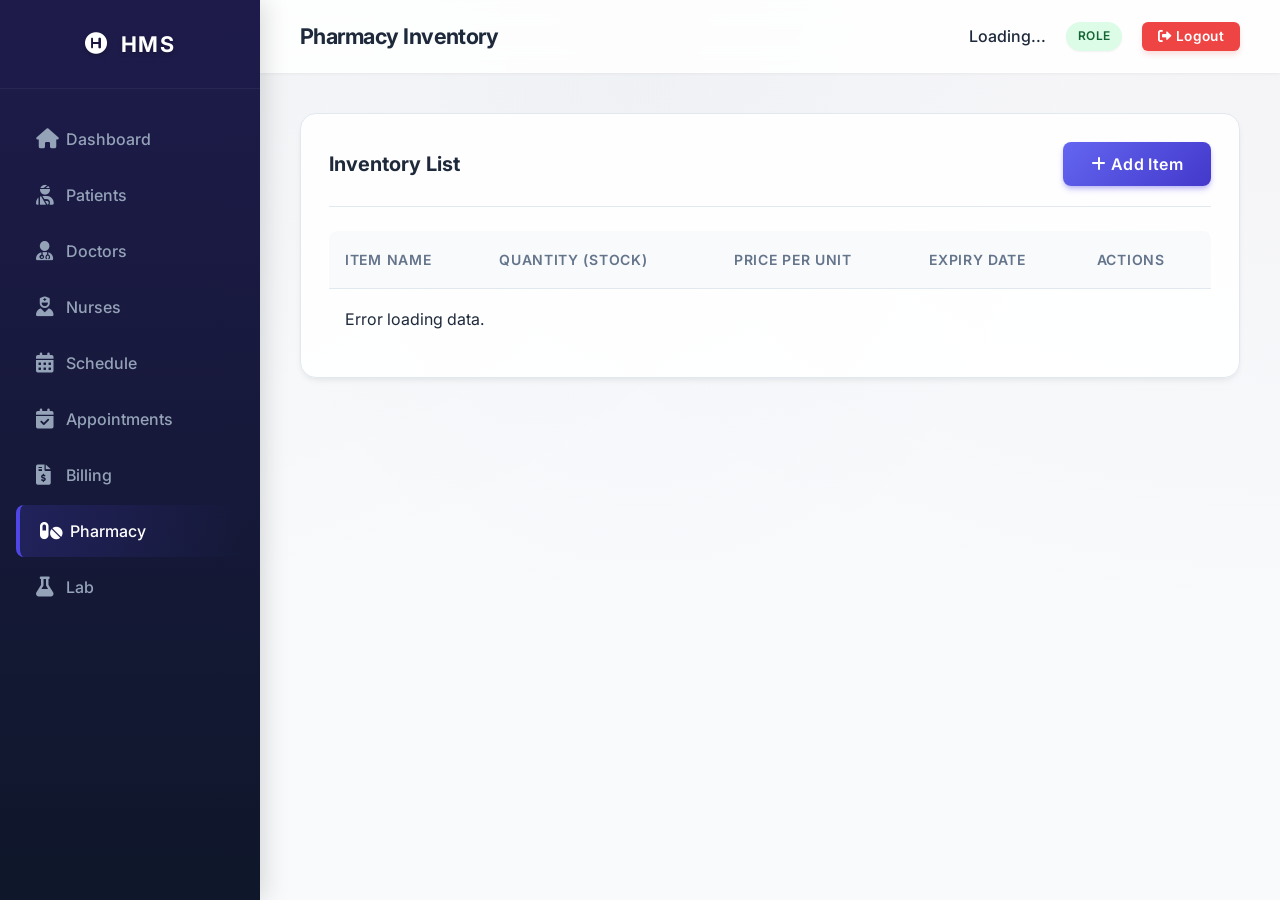
<file: pharmacy.html>
<!DOCTYPE html>
<html lang="en">
<head>
    <meta charset="UTF-8">
    <meta name="viewport" content="width=device-width, initial-scale=1.0">
    <title>Pharmacy - Modern HMS</title>
    <link href="https://fonts.googleapis.com/css2?family=Inter:wght@400;500;600;700&display=swap" rel="stylesheet">
    <link rel="stylesheet" href="https://cdnjs.cloudflare.com/ajax/libs/font-awesome/6.0.0/css/all.min.css">
    <link rel="stylesheet" href="css/style.css">
</head>
<body>
    <aside class="sidebar">
        <div class="sidebar-header">
            <i class="fas fa-hospital-symbol"></i> HMS
        </div>
        <ul class="sidebar-menu">
            <li><a href="dashboard.html"><i class="fas fa-home"></i> Dashboard</a></li>
            <li><a href="patients.html"><i class="fas fa-user-injured"></i> Patients</a></li>
            <li><a href="doctors.html"><i class="fas fa-user-md"></i> Doctors</a></li>
            <li><a href="nurses.html"><i class="fas fa-user-nurse"></i> Nurses</a></li>
            <li><a href="schedule.html"><i class="fas fa-calendar-alt"></i> Schedule</a></li>
            <li><a href="appointments.html"><i class="fas fa-calendar-check"></i> Appointments</a></li>
            <li><a href="billing.html"><i class="fas fa-file-invoice-dollar"></i> Billing</a></li>
            <li><a href="pharmacy.html" class="active"><i class="fas fa-pills"></i> Pharmacy</a></li>
            <li><a href="lab.html"><i class="fas fa-flask"></i> Lab</a></li>
        </ul>
    </aside>

    <main class="main-content">
        <header class="header">
            <div class="page-title">Pharmacy Inventory</div>
            <div class="user-info">
                <span id="userNameDisplay">Loading...</span>
                <span class="badge bg-success" id="userRoleDisplay">Role</span>
                <button id="logoutBtn" class="btn btn-danger btn-sm"><i class="fas fa-sign-out-alt"></i> Logout</button>
            </div>
        </header>

        <section class="content-area">
            <div class="card">
                <div class="card-header">
                    <h2>Inventory List</h2>
                    <button class="btn btn-primary" onclick="showModal('inventoryModal')"><i class="fas fa-plus"></i> Add Item</button>
                </div>
                <div class="table-responsive">
                    <table id="inventoryTable">
                        <thead>
                            <tr>
                                <th>Item Name</th>
                                <th>Quantity (Stock)</th>
                                <th>Price per unit</th>
                                <th>Expiry Date</th>
                                <th>Actions</th>
                            </tr>
                        </thead>
                        <tbody>
                            <tr><td colspan="5">Loading...</td></tr>
                        </tbody>
                    </table>
                </div>
            </div>
        </section>
    </main>

    <!-- Modal -->
    <div class="modal" id="inventoryModal">
        <div class="modal-content">
            <div class="modal-header">
                <h2>Add Item to Inventory</h2>
                <button class="close-btn" onclick="hideModal('inventoryModal')">&times;</button>
            </div>
            <form id="inventoryForm">
                <div class="form-group">
                    <label>Item Name</label>
                    <input type="text" name="item_name" required>
                </div>
                <div class="form-group">
                    <label>Quantity</label>
                    <input type="number" name="quantity" required>
                </div>
                <div class="form-group">
                    <label>Price (Rs)</label>
                    <input type="number" step="0.01" name="price" required>
                </div>
                <div class="form-group">
                    <label>Expiry Date</label>
                    <input type="date" name="expiry_date" required>
                </div>
                <button type="submit" class="btn btn-primary" style="width:100%">Save Item</button>
            </form>
        </div>
    </div>

    <script src="js/api.js"></script>
    <script src="js/main.js"></script>
    <script>
        async function loadInventory() {
            try {
                const data = await api.get('pharmacy');
                const tbody = document.querySelector('#inventoryTable tbody');
                tbody.innerHTML = '';
                if(data && data.length > 0 && Array.isArray(data)) {
                    data.forEach(d => {
                        const tr = document.createElement('tr');
                        
                        // Check expiry
                        const today = new Date();
                        const expiry = new Date(d.expiry_date);
                        const isExpired = expiry < today;
                        const stockLow = d.quantity < 10;

                        tr.innerHTML = `
                            <td>${d.item_name}</td>
                            <td><span class="badge ${stockLow ? 'bg-warning' : 'bg-success'}">${d.quantity} units</span></td>
                            <td>Rs ${d.price}</td>
                            <td><span class="${isExpired ? 'text-danger fw-bold' : ''}" style="${isExpired ? 'color: red;' : ''}">${d.expiry_date}</span></td>
                            <td>
                                <button class="btn btn-sm btn-danger" onclick="deleteItem('pharmacy', ${d.id}, loadInventory)"><i class="fas fa-trash"></i></button>
                            </td>
                        `;
                        tbody.appendChild(tr);
                    });
                } else {
                    tbody.innerHTML = '<tr><td colspan="5">No items found in inventory</td></tr>';
                }
            } catch (err) {
                console.error(err);
                document.querySelector('#inventoryTable tbody').innerHTML = '<tr><td colspan="5">Error loading data.</td></tr>';
            }
        }

        document.getElementById('inventoryForm').addEventListener('submit', (e) => {
            handleFormSubmit(e, 'pharmacy', loadInventory);
        });

        document.addEventListener('DOMContentLoaded', loadInventory);
    </script>
</body>
</html>
</file>
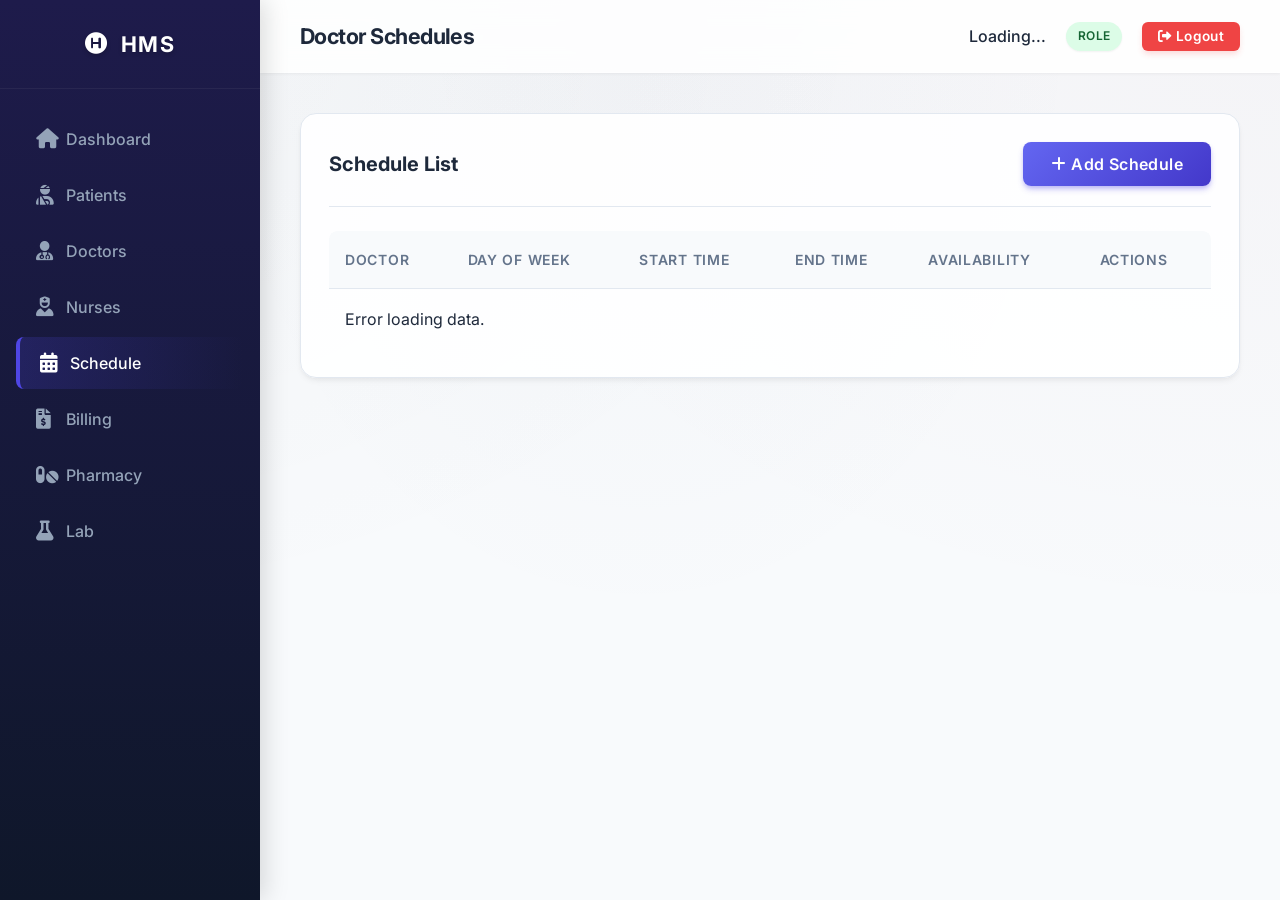
<file: schedule.html>
<!DOCTYPE html>
<html lang="en">
<head>
    <meta charset="UTF-8">
    <meta name="viewport" content="width=device-width, initial-scale=1.0">
    <title>Doctor Schedules - Modern HMS</title>
    <link href="https://fonts.googleapis.com/css2?family=Inter:wght@400;500;600;700&display=swap" rel="stylesheet">
    <link rel="stylesheet" href="https://cdnjs.cloudflare.com/ajax/libs/font-awesome/6.0.0/css/all.min.css">
    <link rel="stylesheet" href="css/style.css">
    <style>
        .badge.bg-primary { background: #3b82f6; color: white; }
    </style>
</head>
<body>
    <aside class="sidebar">
        <div class="sidebar-header">
            <i class="fas fa-hospital-symbol"></i> HMS
        </div>
        <ul class="sidebar-menu">
            <li><a href="dashboard.html"><i class="fas fa-home"></i> Dashboard</a></li>
            <li><a href="patients.html"><i class="fas fa-user-injured"></i> Patients</a></li>
            <li><a href="doctors.html"><i class="fas fa-user-md"></i> Doctors</a></li>
            <li><a href="nurses.html"><i class="fas fa-user-nurse"></i> Nurses</a></li>
            <li><a href="schedule.html" class="active"><i class="fas fa-calendar-alt"></i> Schedule</a></li>
            <li><a href="billing.html"><i class="fas fa-file-invoice-dollar"></i> Billing</a></li>
            <li><a href="pharmacy.html"><i class="fas fa-pills"></i> Pharmacy</a></li>
            <li><a href="lab.html"><i class="fas fa-flask"></i> Lab</a></li>
        </ul>
    </aside>

    <main class="main-content">
        <header class="header">
            <div class="page-title">Doctor Schedules</div>
            <div class="user-info">
                <span id="userNameDisplay">Loading...</span>
                <span class="badge bg-success" id="userRoleDisplay">Role</span>
                <button id="logoutBtn" class="btn btn-danger btn-sm"><i class="fas fa-sign-out-alt"></i> Logout</button>
            </div>
        </header>

        <section class="content-area">
            <div class="card">
                <div class="card-header">
                    <h2>Schedule List</h2>
                    <button class="btn btn-primary" onclick="openScheduleModal()"><i class="fas fa-plus"></i> Add Schedule</button>
                </div>
                <div class="table-responsive">
                    <table id="scheduleTable">
                        <thead>
                            <tr>
                                <th>Doctor</th>
                                <th>Day of Week</th>
                                <th>Start Time</th>
                                <th>End Time</th>
                                <th>Availability</th>
                                <th>Actions</th>
                            </tr>
                        </thead>
                        <tbody>
                            <tr><td colspan="6">Loading...</td></tr>
                        </tbody>
                    </table>
                </div>
            </div>
        </section>
    </main>

    <!-- Modal -->
    <div class="modal" id="scheduleModal">
        <div class="modal-content">
            <div class="modal-header">
                <h2>Add Schedule</h2>
                <button class="close-btn" onclick="hideModal('scheduleModal')">&times;</button>
            </div>
            <form id="scheduleForm">
                <div class="form-group">
                    <label>Doctor</label>
                    <select name="doctor_id" id="doctorSelect" required></select>
                </div>
                <div class="form-group">
                    <label>Day of Week</label>
                    <select name="day_of_week" required>
                        <option value="Monday">Monday</option>
                        <option value="Tuesday">Tuesday</option>
                        <option value="Wednesday">Wednesday</option>
                        <option value="Thursday">Thursday</option>
                        <option value="Friday">Friday</option>
                        <option value="Saturday">Saturday</option>
                        <option value="Sunday">Sunday</option>
                    </select>
                </div>
                <div class="form-group">
                    <label>Start Time</label>
                    <input type="time" name="start_time" required>
                </div>
                <div class="form-group">
                    <label>End Time</label>
                    <input type="time" name="end_time" required>
                </div>
                <div class="form-group">
                    <label>Availability</label>
                    <select name="available">
                        <option value="1">Available</option>
                        <option value="0">Not Available</option>
                    </select>
                </div>
                <button type="submit" class="btn btn-primary" style="width:100%">Save Schedule</button>
            </form>
        </div>
    </div>

    <script src="js/api.js"></script>
    <script src="js/main.js"></script>
    <script>
        let doctorsData = [];

        async function loadSchedules() {
            try {
                // Fetch doctors for dropdown
                doctorsData = await api.get('doctors');
                
                const data = await api.get('schedules');
                const tbody = document.querySelector('#scheduleTable tbody');
                tbody.innerHTML = '';
                if(data && data.length > 0 && Array.isArray(data)) {
                    data.forEach(d => {
                        const tr = document.createElement('tr');
                        tr.innerHTML = `
                            <td>Dr. ${d.doctor_name || d.doctor_id}</td>
                            <td>${d.day_of_week}</td>
                            <td>${d.start_time}</td>
                            <td>${d.end_time}</td>
                            <td><span class="badge ${d.available == 1 ? 'bg-success' : 'bg-danger'}">${d.available == 1 ? 'Available' : 'Unavailable'}</span></td>
                            <td>
                                <button class="btn btn-sm btn-danger" onclick="deleteItem('schedules', ${d.id}, loadSchedules)"><i class="fas fa-trash"></i></button>
                            </td>
                        `;
                        tbody.appendChild(tr);
                    });
                } else {
                    tbody.innerHTML = '<tr><td colspan="6">No schedules found</td></tr>';
                }
            } catch (err) {
                console.error(err);
                document.querySelector('#scheduleTable tbody').innerHTML = '<tr><td colspan="6">Error loading data.</td></tr>';
            }
        }

        function openScheduleModal() {
            const select = document.getElementById('doctorSelect');
            select.innerHTML = '<option value="">Select Doctor</option>';
            if(Array.isArray(doctorsData)) {
                doctorsData.forEach(doc => {
                    select.innerHTML += `<option value="${doc.id}">Dr. ${doc.first_name} ${doc.last_name} (${doc.specialization})</option>`;
                });
            }
            showModal('scheduleModal');
        }

        document.getElementById('scheduleForm').addEventListener('submit', (e) => {
            handleFormSubmit(e, 'schedules', loadSchedules);
        });

        document.addEventListener('DOMContentLoaded', loadSchedules);
    </script>
</body>
</html>
</file>
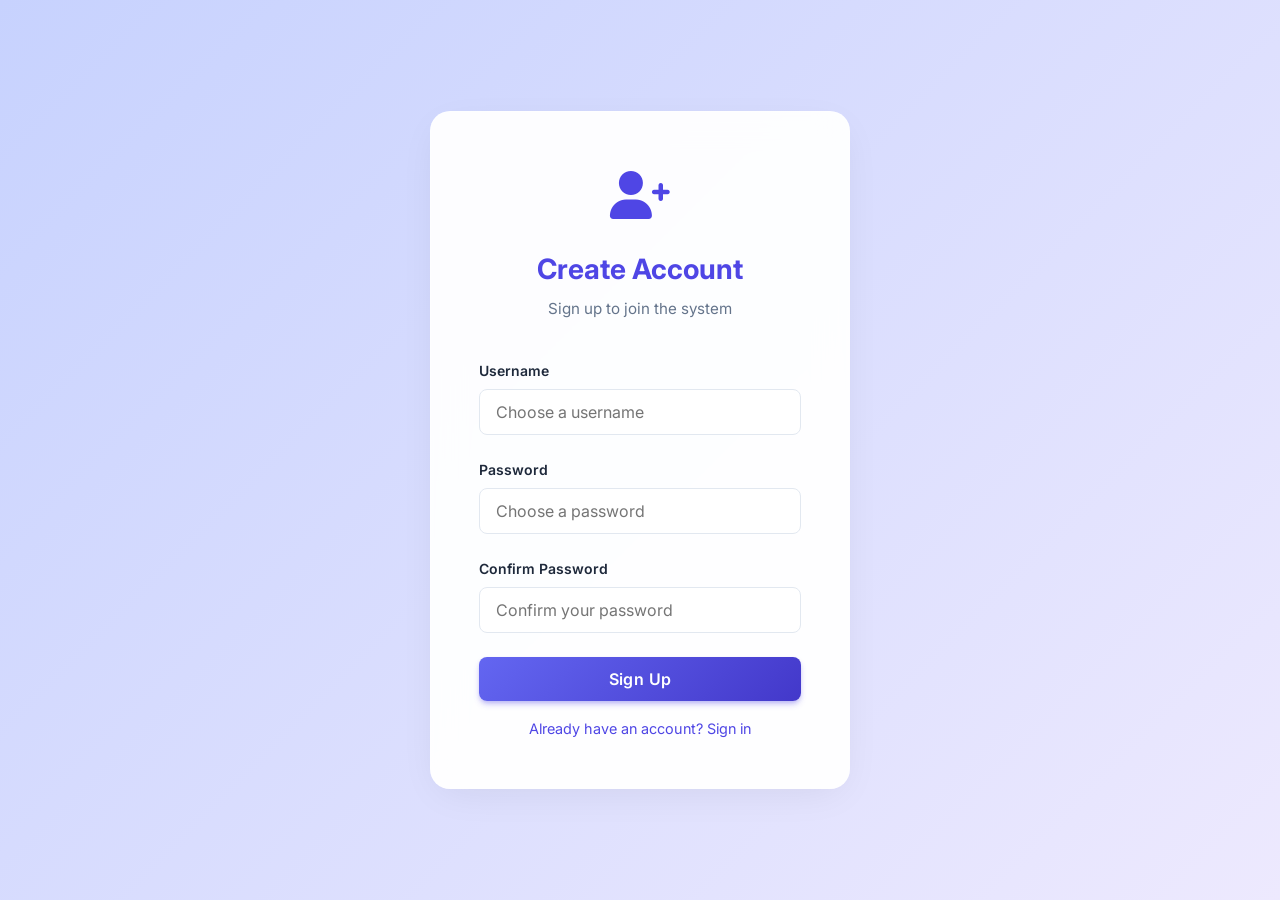
<file: signup.html>
<!DOCTYPE html>
<html lang="en">

<head>
    <meta charset="UTF-8">
    <meta name="viewport" content="width=device-width, initial-scale=1.0">
    <title>Sign Up - Modern HMS</title>
    <link href="https://fonts.googleapis.com/css2?family=Inter:wght@400;500;600;700&display=swap" rel="stylesheet">
    <link rel="stylesheet" href="https://cdnjs.cloudflare.com/ajax/libs/font-awesome/6.0.0/css/all.min.css">
    <link rel="stylesheet" href="css/style.css">
</head>

<body>
    <div class="auth-container">
        <div class="auth-card">
            <div style="font-size: 3rem; color: var(--primary-color); margin-bottom: 1rem;">
                <i class="fas fa-user-plus"></i>
            </div>
            <h1>Create Account</h1>
            <p>Sign up to join the system</p>

            <form id="registerForm">
                <div class="form-group">
                    <label for="reg_username">Username</label>
                    <input type="text" id="reg_username" placeholder="Choose a username" required>
                </div>
                <div class="form-group">
                    <label for="reg_password">Password</label>
                    <input type="password" id="reg_password" placeholder="Choose a password" required>
                </div>
                <div class="form-group">
                    <label for="reg_confirm_password">Confirm Password</label>
                    <input type="password" id="reg_confirm_password" placeholder="Confirm your password" required>
                </div>
                <button type="submit" class="btn btn-primary" style="width: 100%;">Sign Up</button>
                <div style="text-align: center; margin-top: 15px;">
                    <a href="index.html" style="font-size: 0.9rem; color: var(--primary-color); text-decoration: none;">Already have an account? Sign in</a>
                </div>
            </form>

            <div id="authError"
                style="color: var(--danger-color); margin-top: 1rem; font-size: 0.875rem; display: none;"></div>
        </div>
    </div>

    <script src="js/api.js"></script>
    <script>
        // Check if already logged in
        api.checkAuth().then(res => {
            if (res.status === 'success') {
                window.location.href = 'dashboard.html';
            }
        });

        const registerForm = document.getElementById('registerForm');
        const errorDiv = document.getElementById('authError');

        registerForm.addEventListener('submit', async (e) => {
            e.preventDefault();
            const username = document.getElementById('reg_username').value;
            const password = document.getElementById('reg_password').value;
            const confirm = document.getElementById('reg_confirm_password').value;

            if (password !== confirm) {
                errorDiv.textContent = 'Passwords do not match';
                errorDiv.style.display = 'block';
                return;
            }

            try {
                const res = await api.register(username, password);
                if (res.status === 'success') {
                    // Redirect to login page on successful account creation
                    // Alerting user of success could be good too, but basic redirect meets prompt requirements
                    window.location.href = 'index.html';
                } else {
                    errorDiv.textContent = res.message || 'Error creating account';
                    errorDiv.style.display = 'block';
                }
            } catch (err) {
                console.error(err);
                errorDiv.textContent = 'Connection error. Please try again later.';
                errorDiv.style.display = 'block';
            }
        });
    </script>
</body>

</html>
</file>
<file: css/style.css>
:root {
    --primary-color: #4f46e5;
    --primary-gradient: linear-gradient(135deg, #6366f1 0%, #4338ca 100%);
    --primary-hover: #4338ca;
    --secondary-color: #10b981;
    --danger-color: #ef4444;
    --bg-color: #f8fafc;
    --card-bg: rgba(255, 255, 255, 0.95);
    --text-main: #1e293b;
    --text-muted: #64748b;
    --border-color: #e2e8f0;
    --sidebar-bg: linear-gradient(180deg, #1e1b4b 0%, #0f172a 100%);
    --sidebar-text: #e0e7ff;
    --sidebar-hover: rgba(79, 70, 229, 0.15);
    --transition-speed: 0.3s;
    --glass-bg: rgba(255, 255, 255, 0.85);
    --glass-border: rgba(255, 255, 255, 0.2);
    --glass-shadow: 0 10px 40px -10px rgba(0, 0, 0, 0.08);
    --card-shadow: 0 4px 6px -1px rgba(0, 0, 0, 0.05), 0 2px 4px -1px rgba(0, 0, 0, 0.03);
    --card-shadow-hover: 0 20px 25px -5px rgba(0, 0, 0, 0.1), 0 10px 10px -5px rgba(0, 0, 0, 0.04);
}

/* Custom Scrollbar */
::-webkit-scrollbar {
    width: 8px;
    height: 8px;
}
::-webkit-scrollbar-track {
    background: transparent;
}
::-webkit-scrollbar-thumb {
    background: #cbd5e1;
    border-radius: 10px;
}
::-webkit-scrollbar-thumb:hover {
    background: #94a3b8;
}

* {
    margin: 0;
    padding: 0;
    box-sizing: border-box;
    font-family: 'Inter', 'Segoe UI', sans-serif;
}

body {
    background: var(--bg-color);
    background-image: radial-gradient(at 0% 0%, hsla(253,16%,7%,0.03) 0, transparent 50%), radial-gradient(at 50% 0%, hsla(225,39%,30%,0.03) 0, transparent 50%), radial-gradient(at 100% 0%, hsla(339,49%,30%,0.03) 0, transparent 50%);
    background-attachment: fixed;
    color: var(--text-main);
    display: flex;
    min-height: 100vh;
    line-height: 1.5;
}

/* Glassmorphism Auth Container */
.auth-container {
    display: flex;
    justify-content: center;
    align-items: center;
    width: 100vw;
    height: 100vh;
    background: linear-gradient(135deg, #c7d2fe 0%, #ede9fe 100%);
}

.auth-card {
    background: var(--card-bg);
    padding: 3rem;
    border-radius: 1.25rem;
    box-shadow: var(--glass-shadow);
    backdrop-filter: blur(16px);
    -webkit-backdrop-filter: blur(16px);
    border: 1px solid var(--glass-border);
    width: 100%;
    max-width: 420px;
    text-align: center;
    transition: transform var(--transition-speed);
}

.auth-card:hover {
    transform: translateY(-5px);
}

.auth-card h1 {
    font-size: 1.75rem;
    color: var(--primary-color);
    margin-bottom: 0.5rem;
    font-weight: 700;
}

.auth-card p {
    color: var(--text-muted);
    margin-bottom: 2.5rem;
    font-size: 0.95rem;
}

.form-group {
    margin-bottom: 1.5rem;
    text-align: left;
}

.form-group label {
    display: block;
    font-size: 0.875rem;
    font-weight: 600;
    margin-bottom: 0.5rem;
    color: var(--text-main);
}

.form-group input, .form-group select, .form-group textarea {
    width: 100%;
    padding: 0.75rem 1rem;
    border: 1px solid var(--border-color);
    border-radius: 0.5rem;
    font-size: 1rem;
    transition: all var(--transition-speed);
    background: #fff;
    color: var(--text-main);
}

.form-group input:focus, .form-group select:focus, .form-group textarea:focus {
    outline: none;
    border-color: var(--primary-color);
    box-shadow: 0 0 0 4px rgba(79, 70, 229, 0.15);
    background: #fff;
}

.btn {
    display: inline-block;
    padding: 0.75rem 1.75rem;
    border: none;
    border-radius: 0.5rem;
    font-size: 1rem;
    font-weight: 600;
    cursor: pointer;
    transition: all var(--transition-speed);
    text-align: center;
    text-decoration: none;
    letter-spacing: 0.025em;
}

.btn-primary {
    background: var(--primary-gradient);
    color: white;
    box-shadow: 0 4px 6px -1px rgba(79, 70, 229, 0.3), 0 2px 4px -1px rgba(79, 70, 229, 0.2);
}

.btn-primary:hover {
    box-shadow: 0 10px 15px -3px rgba(79, 70, 229, 0.4), 0 4px 6px -2px rgba(79, 70, 229, 0.2);
    transform: translateY(-2px);
}

.btn-primary:active {
    transform: translateY(0);
}

.btn-sm {
    padding: 0.4rem 1rem;
    font-size: 0.85rem;
    border-radius: 0.375rem;
}

/* Dashboard Layout */
.sidebar {
    width: 260px;
    background: var(--sidebar-bg);
    color: var(--sidebar-text);
    display: flex;
    flex-direction: column;
    position: fixed;
    height: 100vh;
    box-shadow: 4px 0 24px rgba(0,0,0,0.15);
    z-index: 100;
    left: 0;
    top: 0;
}

.sidebar-header {
    padding: 1.75rem;
    text-align: center;
    border-bottom: 1px solid rgba(255,255,255,0.05);
    font-size: 1.35rem;
    font-weight: 700;
    letter-spacing: 1.5px;
    display: flex;
    align-items: center;
    justify-content: center;
    gap: 12px;
    color: #fff;
    text-shadow: 0 2px 4px rgba(0,0,0,0.2);
}

.sidebar-menu {
    list-style: none;
    flex: 1;
    overflow-y: auto;
    padding: 1.5rem 0;
}

.sidebar-menu li {
    margin-bottom: 0.25rem;
    padding: 0 1rem;
}

.sidebar-menu li a {
    display: flex;
    align-items: center;
    padding: 0.875rem 1.25rem;
    color: #94a3b8;
    text-decoration: none;
    transition: all var(--transition-speed);
    border-radius: 0.5rem;
    font-weight: 500;
}

.sidebar-menu li a:hover, .sidebar-menu li a.active {
    background: var(--sidebar-hover);
    color: white;
}

.sidebar-menu li a.active {
    background: linear-gradient(90deg, rgba(79, 70, 229, 0.2) 0%, transparent 100%);
    border-left: 4px solid var(--primary-color);
}

.sidebar-menu li a i {
    width: 30px;
    font-size: 1.25rem;
    transition: transform var(--transition-speed);
}

.sidebar-menu li a:hover i {
    transform: scale(1.1);
    color: var(--primary-color);
}

.main-content {
    flex: 1;
    margin-left: 260px;
    display: flex;
    flex-direction: column;
    min-height: 100vh;
    width: calc(100% - 260px);
}

.header {
    background: var(--glass-bg);
    padding: 1.25rem 2.5rem;
    display: flex;
    justify-content: space-between;
    align-items: center;
    box-shadow: 0 1px 3px rgba(0,0,0,0.05);
    backdrop-filter: blur(12px);
    -webkit-backdrop-filter: blur(12px);
    position: sticky;
    top: 0;
    z-index: 90;
    border-bottom: 1px solid rgba(255, 255, 255, 0.5);
}

.page-title {
    font-size: 1.35rem;
    font-weight: 700;
    color: var(--text-main);
    letter-spacing: -0.025em;
}

.user-info {
    display: flex;
    align-items: center;
    gap: 1.25rem;
    font-weight: 500;
}

.btn-danger {
    background: var(--danger-color);
    color: white;
    box-shadow: 0 4px 6px -1px rgba(239, 68, 68, 0.2);
}
.btn-danger:hover {
    background: #dc2626;
    transform: translateY(-2px);
    box-shadow: 0 6px 10px -1px rgba(239, 68, 68, 0.3);
}

.content-area {
    padding: 2.5rem;
    flex: 1;
}

/* Cards & Tables */
.card {
    background: var(--card-bg);
    border-radius: 1rem;
    box-shadow: var(--card-shadow);
    padding: 1.75rem;
    margin-bottom: 2rem;
    transition: all var(--transition-speed);
    border: 1px solid var(--border-color);
}

.card:hover {
    box-shadow: var(--card-shadow-hover);
    transform: translateY(-4px);
}

.card-header {
    display: flex;
    justify-content: space-between;
    align-items: center;
    margin-bottom: 1.5rem;
    border-bottom: 1px solid var(--border-color);
    padding-bottom: 1.25rem;
}

.card-header h2 {
    font-size: 1.25rem;
    font-weight: 700;
    color: var(--text-main);
}

.table-responsive {
    overflow-x: auto;
    border-radius: 0.5rem;
}

table {
    width: 100%;
    border-collapse: separate;
    border-spacing: 0;
}

table th, table td {
    padding: 1.125rem 1rem;
    text-align: left;
    border-bottom: 1px solid var(--border-color);
}

table th {
    background: #f8fafc;
    font-weight: 600;
    color: var(--text-muted);
    font-size: 0.875rem;
    text-transform: uppercase;
    letter-spacing: 0.05em;
}

table th:first-child {
    border-top-left-radius: 0.5rem;
}

table th:last-child {
    border-top-right-radius: 0.5rem;
}

table tr {
    transition: background-color var(--transition-speed);
}

table tbody tr:hover {
    background: #f1f5f9;
}

table tbody tr:last-child td {
    border-bottom: none;
}

.badge {
    padding: 0.35rem 0.75rem;
    border-radius: 9999px;
    font-size: 0.75rem;
    font-weight: 600;
    text-transform: uppercase;
    letter-spacing: 0.025em;
    box-shadow: 0 1px 2px rgba(0,0,0,0.05);
}
.badge.bg-success { background: #dcfce7; color: #166534; }
.badge.bg-warning { background: #fef3c7; color: #92400e; }
.badge.bg-danger { background: #fee2e2; color: #991b1b; }
.badge.bg-primary { background: #e0e7ff; color: #3730a3; }

/* Modal */
.modal {
    display: none;
    position: fixed;
    top: 0; left: 0; width: 100%; height: 100%;
    background: rgba(15, 23, 42, 0.6);
    z-index: 1000;
    justify-content: center;
    align-items: center;
    backdrop-filter: blur(8px);
    -webkit-backdrop-filter: blur(8px);
}

.modal.active {
    display: flex;
}

.modal-content {
    background: white;
    border-radius: 1.25rem;
    width: 100%;
    max-width: 500px;
    padding: 2.5rem;
    box-shadow: 0 25px 50px -12px rgba(0, 0, 0, 0.25);
    animation: modalPop 0.4s cubic-bezier(0.16, 1, 0.3, 1);
    max-height: 90vh;
    overflow-y: auto;
    border: 1px solid rgba(255,255,255,0.2);
}

.modal-header {
    display: flex;
    justify-content: space-between;
    align-items: center;
    margin-bottom: 2rem;
}

.modal-header h2 {
    font-size: 1.5rem;
    color: var(--text-main);
    font-weight: 700;
}

.close-btn {
    background: #f1f5f9;
    border: none;
    width: 36px;
    height: 36px;
    border-radius: 50%;
    font-size: 1.25rem;
    cursor: pointer;
    color: var(--text-muted);
    transition: all var(--transition-speed);
    display: flex;
    justify-content: center;
    align-items: center;
}

.close-btn:hover {
    background: #e2e8f0;
    color: var(--text-main);
    transform: scale(1.05);
}

@keyframes modalPop {
    from { transform: scale(0.95) translateY(20px); opacity: 0; }
    to { transform: scale(1) translateY(0); opacity: 1; }
}

/* Grid Layout for dashboard stats */
.stats-grid {
    display: grid;
    grid-template-columns: repeat(auto-fit, minmax(260px, 1fr));
    gap: 1.75rem;
    margin-bottom: 2.5rem;
}

.stat-card {
    background: white;
    padding: 1.75rem;
    border-radius: 1.25rem;
    display: flex;
    align-items: center;
    gap: 1.5rem;
    box-shadow: var(--card-shadow);
    transition: all var(--transition-speed);
    border: 1px solid var(--border-color);
}

.stat-card:hover {
    transform: translateY(-6px);
    box-shadow: var(--card-shadow-hover);
    border-color: #cbd5e1;
}

.stat-icon {
    width: 64px;
    height: 64px;
    border-radius: 1rem;
    display: flex;
    justify-content: center;
    align-items: center;
    font-size: 1.75rem;
    color: white;
    box-shadow: inset 0 -2px 0 rgba(0,0,0,0.1);
}

/* Enhancing stat card inner text */
.stat-info h3 {
    font-size: 0.875rem;
    color: var(--text-muted);
    text-transform: uppercase;
    letter-spacing: 0.05em;
    margin-bottom: 0.5rem;
}

.stat-info p {
    font-size: 1.875rem;
    font-weight: 700;
    color: var(--text-main);
}
</file>
